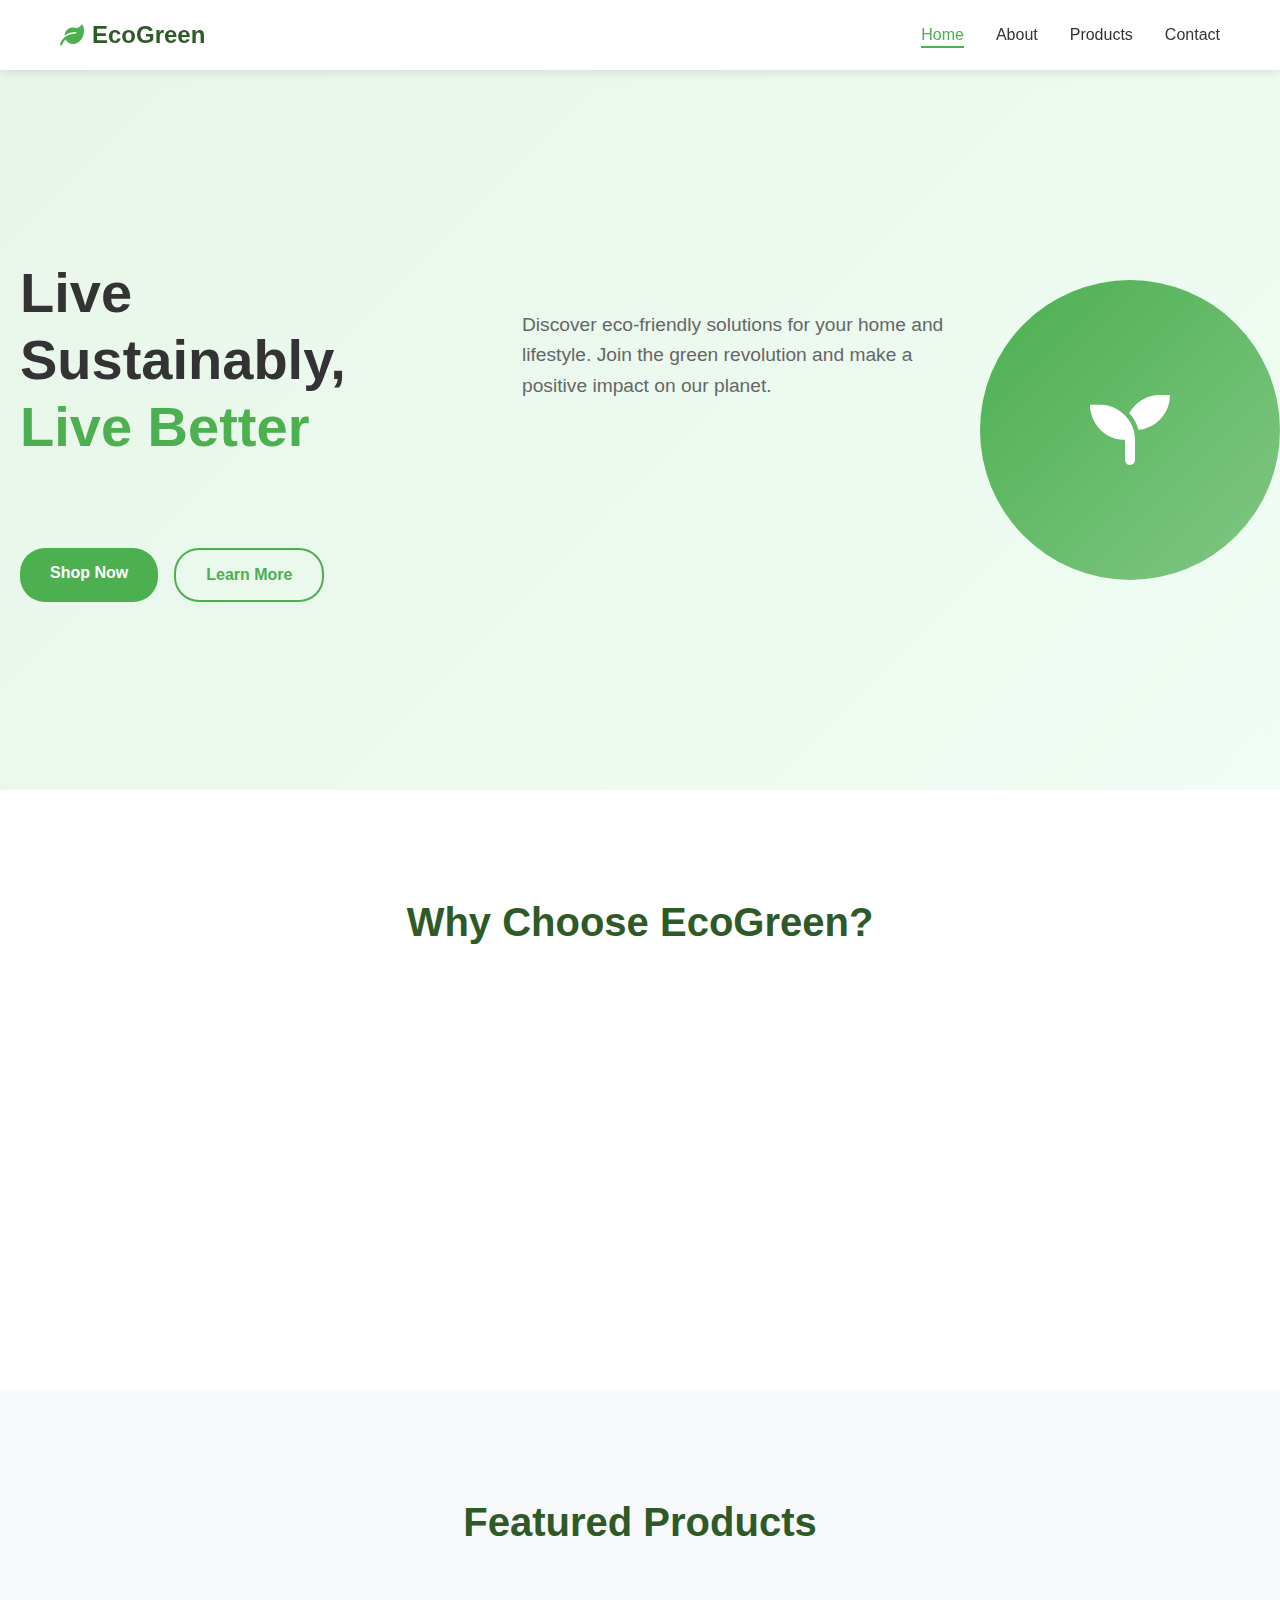
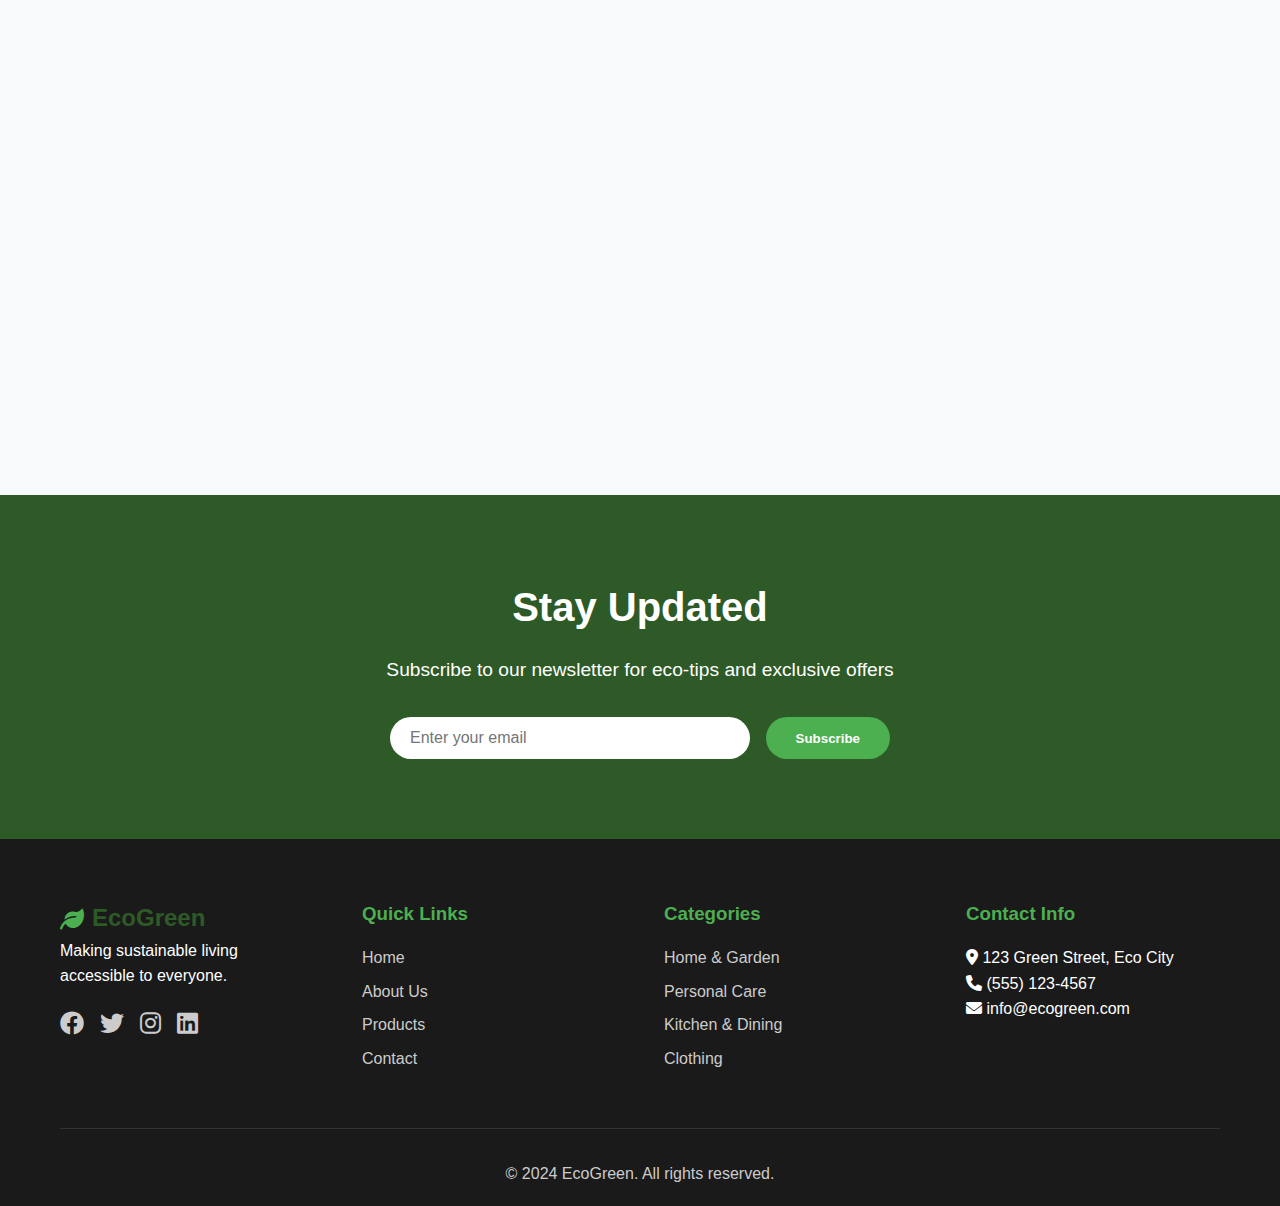
<file: index.html>
<!DOCTYPE html>
<html lang="en">
<head>
    <meta charset="UTF-8">
    <meta name="viewport" content="width=device-width, initial-scale=1.0">
    <title>EcoGreen - Sustainable Living Solutions</title>
    <link rel="stylesheet" href="styles.css">
    <link href="https://cdnjs.cloudflare.com/ajax/libs/font-awesome/6.0.0/css/all.min.css" rel="stylesheet">
</head>
<body>
    <header>
        <nav class="navbar">
            <div class="nav-container">
                <div class="logo">
                    <i class="fas fa-leaf"></i>
                    <span>EcoGreen</span>
                </div>
                <ul class="nav-menu">
                    <li><a href="index.html" class="nav-link active">Home</a></li>
                    <li><a href="about.html" class="nav-link">About</a></li>
                    <li><a href="products.html" class="nav-link">Products</a></li>
                    <li><a href="contact.html" class="nav-link">Contact</a></li>
                </ul>
                <div class="hamburger">
                    <span></span>
                    <span></span>
                    <span></span>
                </div>
            </div>
        </nav>
    </header>

    <main>
        <section class="hero">
            <div class="hero-content">
                <h1>Live Sustainably, <span class="highlight">Live Better</span></h1>
                <p>Discover eco-friendly solutions for your home and lifestyle. Join the green revolution and make a positive impact on our planet.</p>
                <div class="hero-buttons">
                    <a href="products.html" class="btn btn-primary">Shop Now</a>
                    <a href="about.html" class="btn btn-secondary">Learn More</a>
                </div>
            </div>
            <div class="hero-image">
                <div class="image-placeholder">
                    <i class="fas fa-seedling"></i>
                </div>
            </div>
        </section>

        <section class="features">
            <div class="container">
                <h2>Why Choose EcoGreen?</h2>
                <div class="features-grid">
                    <div class="feature-card">
                        <div class="feature-icon">
                            <i class="fas fa-recycle"></i>
                        </div>
                        <h3>100% Recyclable</h3>
                        <p>All our products are made from recyclable materials, ensuring minimal environmental impact.</p>
                    </div>
                    <div class="feature-card">
                        <div class="feature-icon">
                            <i class="fas fa-shipping-fast"></i>
                        </div>
                        <h3>Carbon-Neutral Shipping</h3>
                        <p>We offset all shipping emissions and use eco-friendly packaging materials.</p>
                    </div>
                    <div class="feature-card">
                        <div class="feature-icon">
                            <i class="fas fa-award"></i>
                        </div>
                        <h3>Certified Organic</h3>
                        <p>Our products meet the highest organic standards and certifications.</p>
                    </div>
                </div>
            </div>
        </section>

        <section class="products-preview">
            <div class="container">
                <h2>Featured Products</h2>
                <div class="products-grid">
                    <div class="product-card">
                        <div class="product-image">
                            <i class="fas fa-bottle-water"></i>
                        </div>
                        <h3>Bamboo Water Bottles</h3>
                        <p>Sustainable, BPA-free water bottles made from bamboo fiber.</p>
                        <div class="price">$24.99</div>
                        <button class="btn btn-primary">Add to Cart</button>
                    </div>
                    <div class="product-card">
                        <div class="product-image">
                            <i class="fas fa-shopping-bag"></i>
                        </div>
                        <h3>Organic Cotton Bags</h3>
                        <p>Reusable shopping bags made from 100% organic cotton.</p>
                        <div class="price">$12.99</div>
                        <button class="btn btn-primary">Add to Cart</button>
                    </div>
                    <div class="product-card">
                        <div class="product-image">
                            <i class="fas fa-soap"></i>
                        </div>
                        <h3>Natural Soap Bars</h3>
                        <p>Handcrafted soap bars with organic ingredients and essential oils.</p>
                        <div class="price">$8.99</div>
                        <button class="btn btn-primary">Add to Cart</button>
                    </div>
                </div>
            </div>
        </section>

        <section class="newsletter">
            <div class="container">
                <div class="newsletter-content">
                    <h2>Stay Updated</h2>
                    <p>Subscribe to our newsletter for eco-tips and exclusive offers</p>
                    <form class="newsletter-form">
                        <input type="email" placeholder="Enter your email" required>
                        <button type="submit" class="btn btn-primary">Subscribe</button>
                    </form>
                </div>
            </div>
        </section>
    </main>

    <footer>
        <div class="container">
            <div class="footer-content">
                <div class="footer-section">
                    <div class="logo">
                        <i class="fas fa-leaf"></i>
                        <span>EcoGreen</span>
                    </div>
                    <p>Making sustainable living accessible to everyone.</p>
                    <div class="social-links">
                        <a href="#"><i class="fab fa-facebook"></i></a>
                        <a href="#"><i class="fab fa-twitter"></i></a>
                        <a href="#"><i class="fab fa-instagram"></i></a>
                        <a href="#"><i class="fab fa-linkedin"></i></a>
                    </div>
                </div>
                <div class="footer-section">
                    <h3>Quick Links</h3>
                    <ul>
                        <li><a href="index.html">Home</a></li>
                        <li><a href="about.html">About Us</a></li>
                        <li><a href="products.html">Products</a></li>
                        <li><a href="contact.html">Contact</a></li>
                    </ul>
                </div>
                <div class="footer-section">
                    <h3>Categories</h3>
                    <ul>
                        <li><a href="#">Home & Garden</a></li>
                        <li><a href="#">Personal Care</a></li>
                        <li><a href="#">Kitchen & Dining</a></li>
                        <li><a href="#">Clothing</a></li>
                    </ul>
                </div>
                <div class="footer-section">
                    <h3>Contact Info</h3>
                    <p><i class="fas fa-map-marker-alt"></i> 123 Green Street, Eco City</p>
                    <p><i class="fas fa-phone"></i> (555) 123-4567</p>
                    <p><i class="fas fa-envelope"></i> info@ecogreen.com</p>
                </div>
            </div>
            <div class="footer-bottom">
                <p>&copy; 2024 EcoGreen. All rights reserved.</p>
            </div>
        </div>
    </footer>

    <script src="script.js"></script>
</body>
</html>
</file>
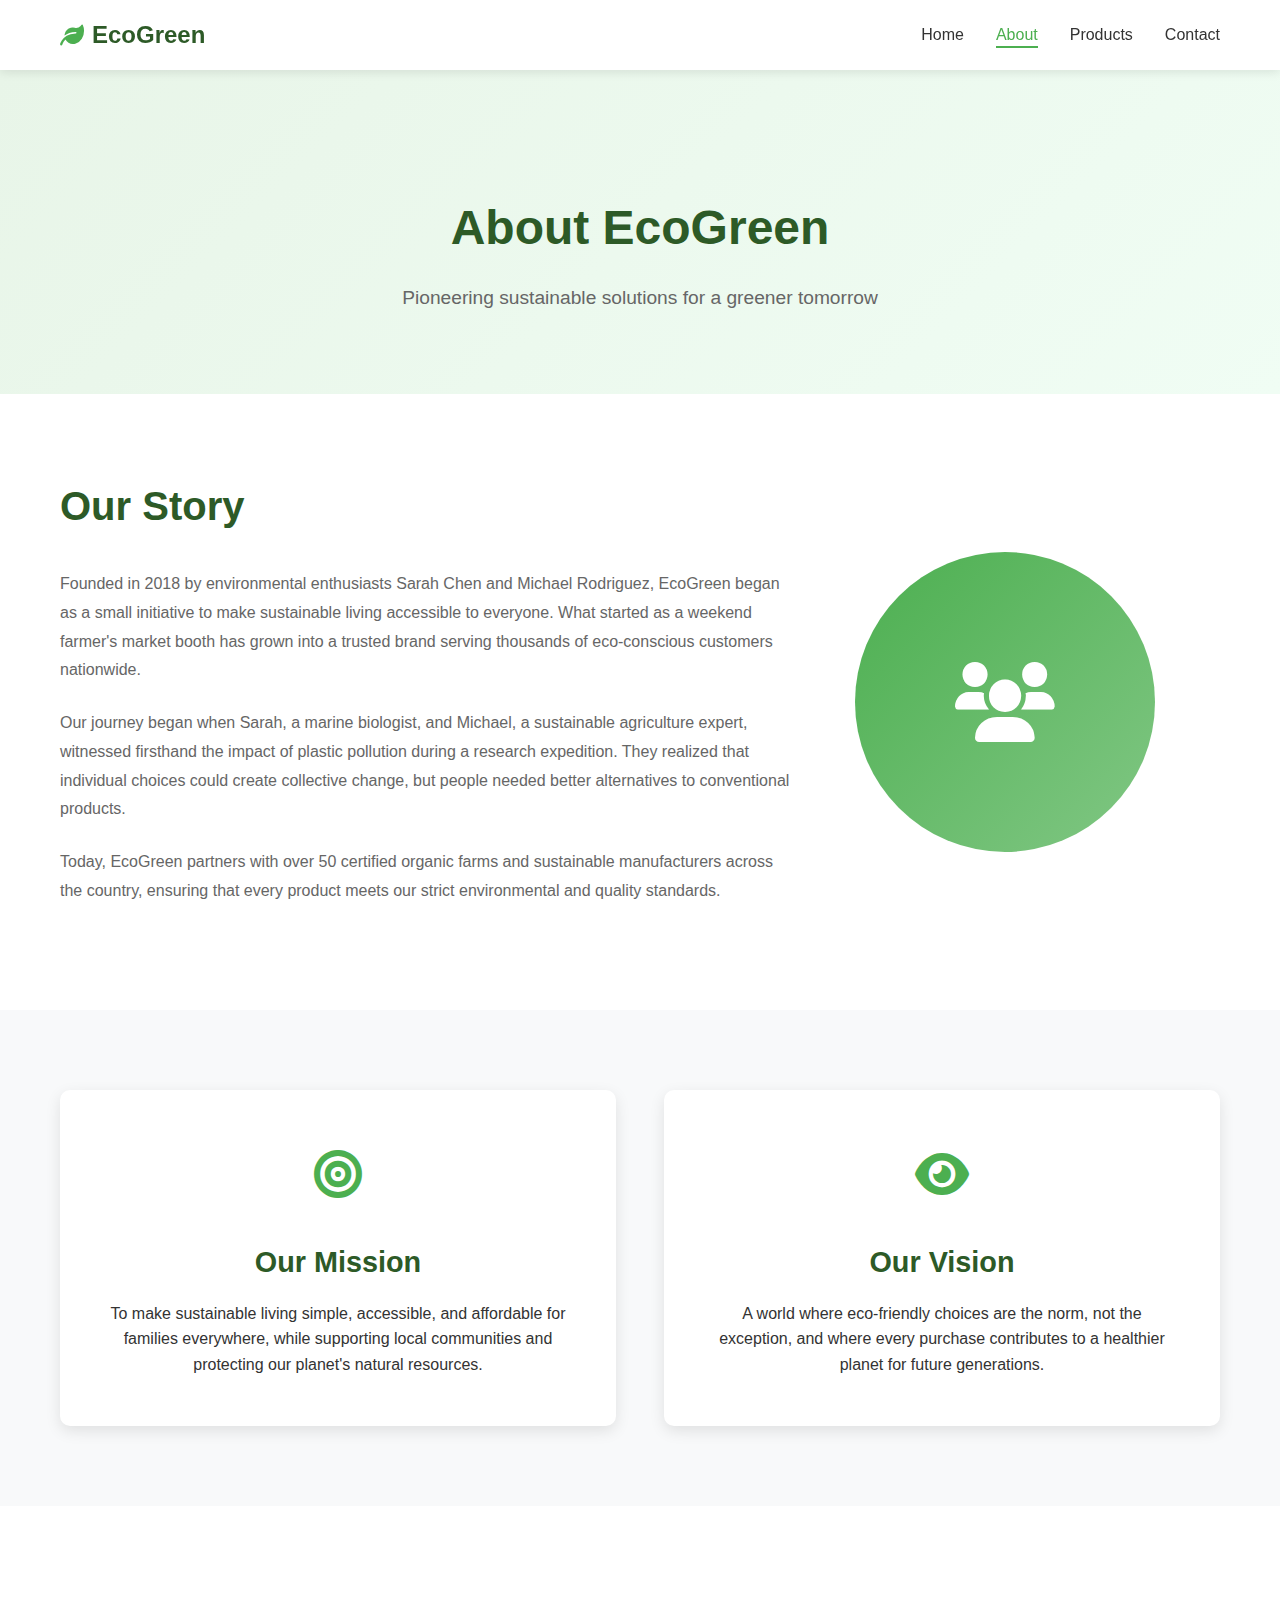
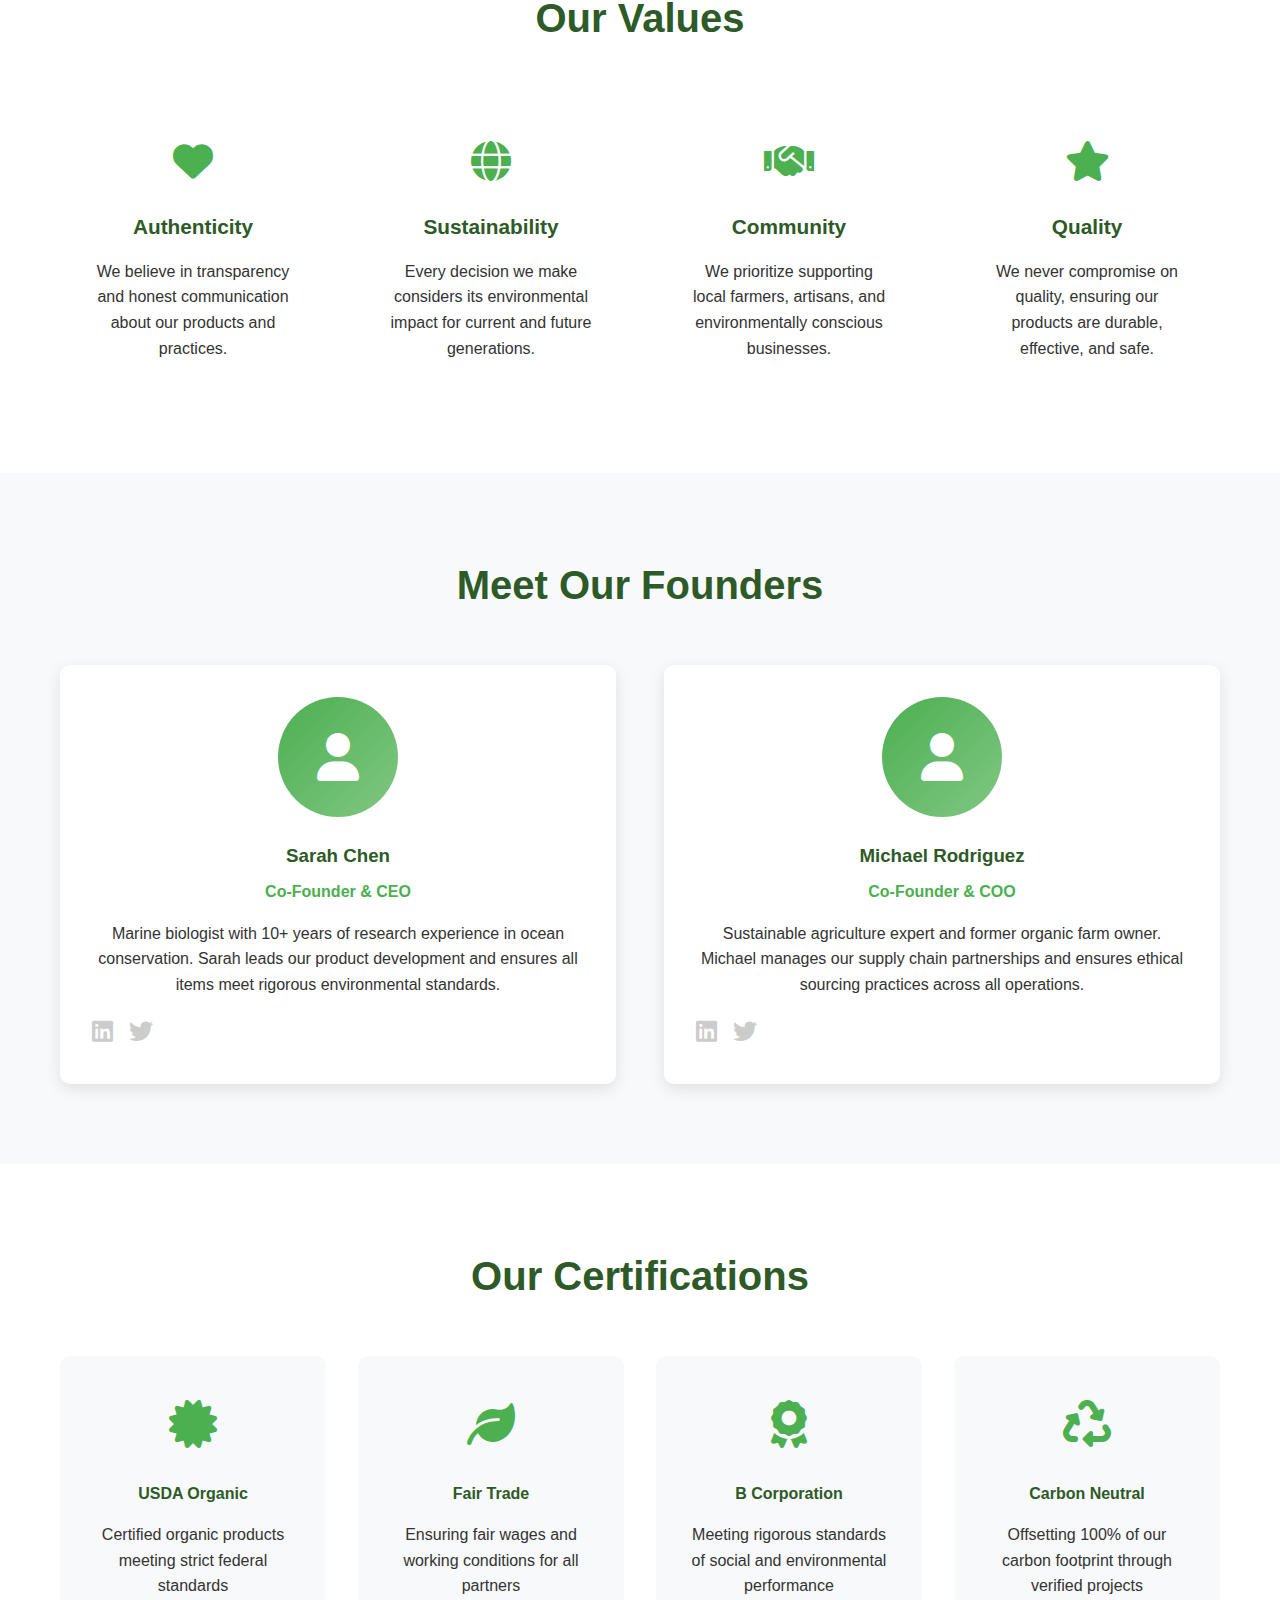
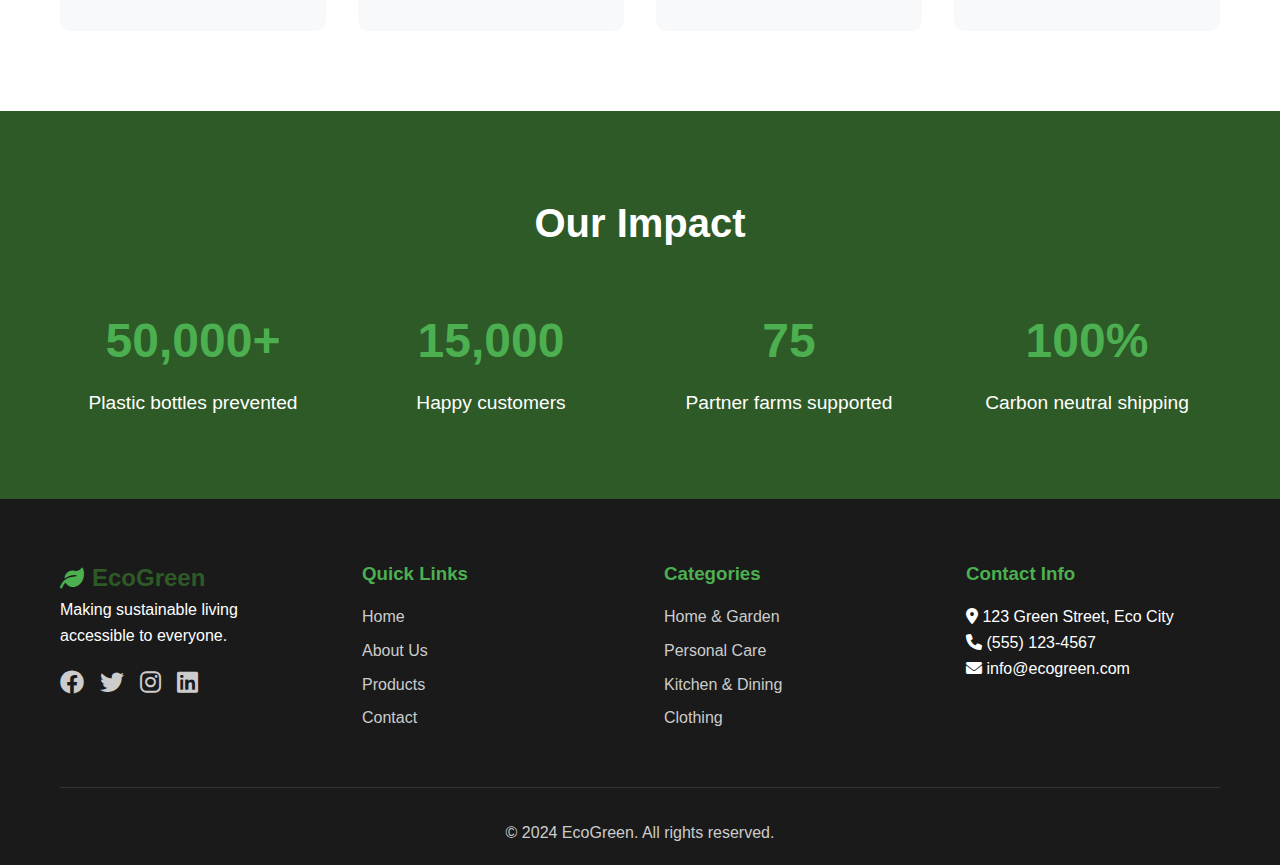
<file: about.html>
<!DOCTYPE html>
<html lang="en">
<head>
    <meta charset="UTF-8">
    <meta name="viewport" content="width=device-width, initial-scale=1.0">
    <title>About Us - EcoGreen</title>
    <link rel="stylesheet" href="styles.css">
    <link href="https://cdnjs.cloudflare.com/ajax/libs/font-awesome/6.0.0/css/all.min.css" rel="stylesheet">
</head>
<body>
    <header>
        <nav class="navbar">
            <div class="nav-container">
                <div class="logo">
                    <i class="fas fa-leaf"></i>
                    <span>EcoGreen</span>
                </div>
                <ul class="nav-menu">
                    <li><a href="index.html" class="nav-link">Home</a></li>
                    <li><a href="about.html" class="nav-link active">About</a></li>
                    <li><a href="products.html" class="nav-link">Products</a></li>
                    <li><a href="contact.html" class="nav-link">Contact</a></li>
                </ul>
                <div class="hamburger">
                    <span></span>
                    <span></span>
                    <span></span>
                </div>
            </div>
        </nav>
    </header>

    <main>
        <section class="page-hero">
            <div class="container">
                <h1>About EcoGreen</h1>
                <p>Pioneering sustainable solutions for a greener tomorrow</p>
            </div>
        </section>

        <section class="about-content">
            <div class="container">
                <div class="about-grid">
                    <div class="about-text">
                        <h2>Our Story</h2>
                        <p>Founded in 2018 by environmental enthusiasts Sarah Chen and Michael Rodriguez, EcoGreen began as a small initiative to make sustainable living accessible to everyone. What started as a weekend farmer's market booth has grown into a trusted brand serving thousands of eco-conscious customers nationwide.</p>

                        <p>Our journey began when Sarah, a marine biologist, and Michael, a sustainable agriculture expert, witnessed firsthand the impact of plastic pollution during a research expedition. They realized that individual choices could create collective change, but people needed better alternatives to conventional products.</p>

                        <p>Today, EcoGreen partners with over 50 certified organic farms and sustainable manufacturers across the country, ensuring that every product meets our strict environmental and quality standards.</p>
                    </div>
                    <div class="about-image">
                        <div class="image-placeholder">
                            <i class="fas fa-users"></i>
                        </div>
                    </div>
                </div>
            </div>
        </section>

        <section class="mission-vision">
            <div class="container">
                <div class="mission-grid">
                    <div class="mission-card">
                        <div class="mission-icon">
                            <i class="fas fa-bullseye"></i>
                        </div>
                        <h3>Our Mission</h3>
                        <p>To make sustainable living simple, accessible, and affordable for families everywhere, while supporting local communities and protecting our planet's natural resources.</p>
                    </div>
                    <div class="mission-card">
                        <div class="mission-icon">
                            <i class="fas fa-eye"></i>
                        </div>
                        <h3>Our Vision</h3>
                        <p>A world where eco-friendly choices are the norm, not the exception, and where every purchase contributes to a healthier planet for future generations.</p>
                    </div>
                </div>
            </div>
        </section>

        <section class="values">
            <div class="container">
                <h2>Our Values</h2>
                <div class="values-grid">
                    <div class="value-item">
                        <div class="value-icon">
                            <i class="fas fa-heart"></i>
                        </div>
                        <h4>Authenticity</h4>
                        <p>We believe in transparency and honest communication about our products and practices.</p>
                    </div>
                    <div class="value-item">
                        <div class="value-icon">
                            <i class="fas fa-globe"></i>
                        </div>
                        <h4>Sustainability</h4>
                        <p>Every decision we make considers its environmental impact for current and future generations.</p>
                    </div>
                    <div class="value-item">
                        <div class="value-icon">
                            <i class="fas fa-handshake"></i>
                        </div>
                        <h4>Community</h4>
                        <p>We prioritize supporting local farmers, artisans, and environmentally conscious businesses.</p>
                    </div>
                    <div class="value-item">
                        <div class="value-icon">
                            <i class="fas fa-star"></i>
                        </div>
                        <h4>Quality</h4>
                        <p>We never compromise on quality, ensuring our products are durable, effective, and safe.</p>
                    </div>
                </div>
            </div>
        </section>

        <section class="team">
            <div class="container">
                <h2>Meet Our Founders</h2>
                <div class="team-grid">
                    <div class="team-member">
                        <div class="member-photo">
                            <i class="fas fa-user"></i>
                        </div>
                        <h3>Sarah Chen</h3>
                        <p class="title">Co-Founder & CEO</p>
                        <p>Marine biologist with 10+ years of research experience in ocean conservation. Sarah leads our product development and ensures all items meet rigorous environmental standards.</p>
                        <div class="social-links">
                            <a href="#"><i class="fab fa-linkedin"></i></a>
                            <a href="#"><i class="fab fa-twitter"></i></a>
                        </div>
                    </div>
                    <div class="team-member">
                        <div class="member-photo">
                            <i class="fas fa-user"></i>
                        </div>
                        <h3>Michael Rodriguez</h3>
                        <p class="title">Co-Founder & COO</p>
                        <p>Sustainable agriculture expert and former organic farm owner. Michael manages our supply chain partnerships and ensures ethical sourcing practices across all operations.</p>
                        <div class="social-links">
                            <a href="#"><i class="fab fa-linkedin"></i></a>
                            <a href="#"><i class="fab fa-twitter"></i></a>
                        </div>
                    </div>
                </div>
            </div>
        </section>

        <section class="certifications">
            <div class="container">
                <h2>Our Certifications</h2>
                <div class="cert-grid">
                    <div class="cert-item">
                        <div class="cert-icon">
                            <i class="fas fa-certificate"></i>
                        </div>
                        <h4>USDA Organic</h4>
                        <p>Certified organic products meeting strict federal standards</p>
                    </div>
                    <div class="cert-item">
                        <div class="cert-icon">
                            <i class="fas fa-leaf"></i>
                        </div>
                        <h4>Fair Trade</h4>
                        <p>Ensuring fair wages and working conditions for all partners</p>
                    </div>
                    <div class="cert-item">
                        <div class="cert-icon">
                            <i class="fas fa-award"></i>
                        </div>
                        <h4>B Corporation</h4>
                        <p>Meeting rigorous standards of social and environmental performance</p>
                    </div>
                    <div class="cert-item">
                        <div class="cert-icon">
                            <i class="fas fa-recycle"></i>
                        </div>
                        <h4>Carbon Neutral</h4>
                        <p>Offsetting 100% of our carbon footprint through verified projects</p>
                    </div>
                </div>
            </div>
        </section>

        <section class="impact">
            <div class="container">
                <h2>Our Impact</h2>
                <div class="impact-stats">
                    <div class="stat-item">
                        <div class="stat-number">50,000+</div>
                        <div class="stat-label">Plastic bottles prevented</div>
                    </div>
                    <div class="stat-item">
                        <div class="stat-number">15,000</div>
                        <div class="stat-label">Happy customers</div>
                    </div>
                    <div class="stat-item">
                        <div class="stat-number">75</div>
                        <div class="stat-label">Partner farms supported</div>
                    </div>
                    <div class="stat-item">
                        <div class="stat-number">100%</div>
                        <div class="stat-label">Carbon neutral shipping</div>
                    </div>
                </div>
            </div>
        </section>
    </main>

    <footer>
        <div class="container">
            <div class="footer-content">
                <div class="footer-section">
                    <div class="logo">
                        <i class="fas fa-leaf"></i>
                        <span>EcoGreen</span>
                    </div>
                    <p>Making sustainable living accessible to everyone.</p>
                    <div class="social-links">
                        <a href="#"><i class="fab fa-facebook"></i></a>
                        <a href="#"><i class="fab fa-twitter"></i></a>
                        <a href="#"><i class="fab fa-instagram"></i></a>
                        <a href="#"><i class="fab fa-linkedin"></i></a>
                    </div>
                </div>
                <div class="footer-section">
                    <h3>Quick Links</h3>
                    <ul>
                        <li><a href="index.html">Home</a></li>
                        <li><a href="about.html">About Us</a></li>
                        <li><a href="products.html">Products</a></li>
                        <li><a href="contact.html">Contact</a></li>
                    </ul>
                </div>
                <div class="footer-section">
                    <h3>Categories</h3>
                    <ul>
                        <li><a href="#">Home & Garden</a></li>
                        <li><a href="#">Personal Care</a></li>
                        <li><a href="#">Kitchen & Dining</a></li>
                        <li><a href="#">Clothing</a></li>
                    </ul>
                </div>
                <div class="footer-section">
                    <h3>Contact Info</h3>
                    <p><i class="fas fa-map-marker-alt"></i> 123 Green Street, Eco City</p>
                    <p><i class="fas fa-phone"></i> (555) 123-4567</p>
                    <p><i class="fas fa-envelope"></i> info@ecogreen.com</p>
                </div>
            </div>
            <div class="footer-bottom">
                <p>&copy; 2024 EcoGreen. All rights reserved.</p>
            </div>
        </div>
    </footer>

    <script src="script.js"></script>
</body>
</html>
</file>
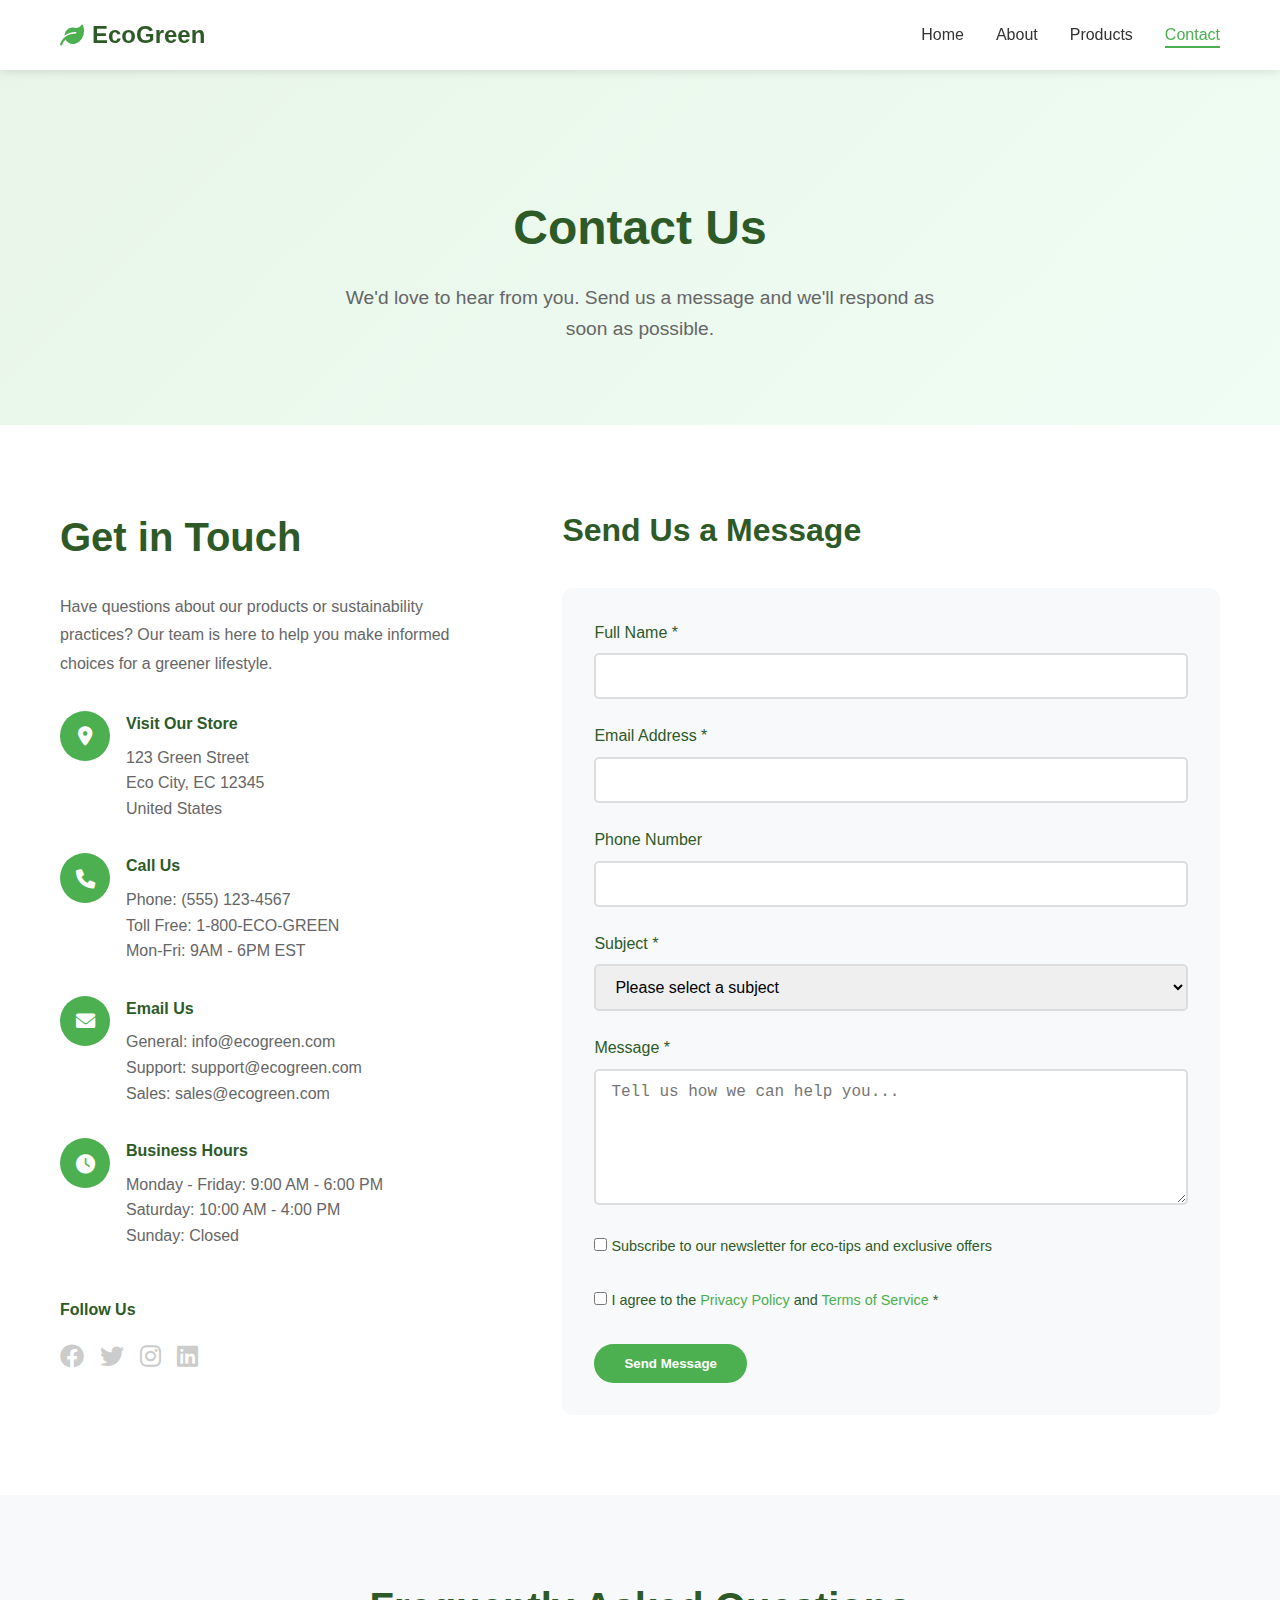
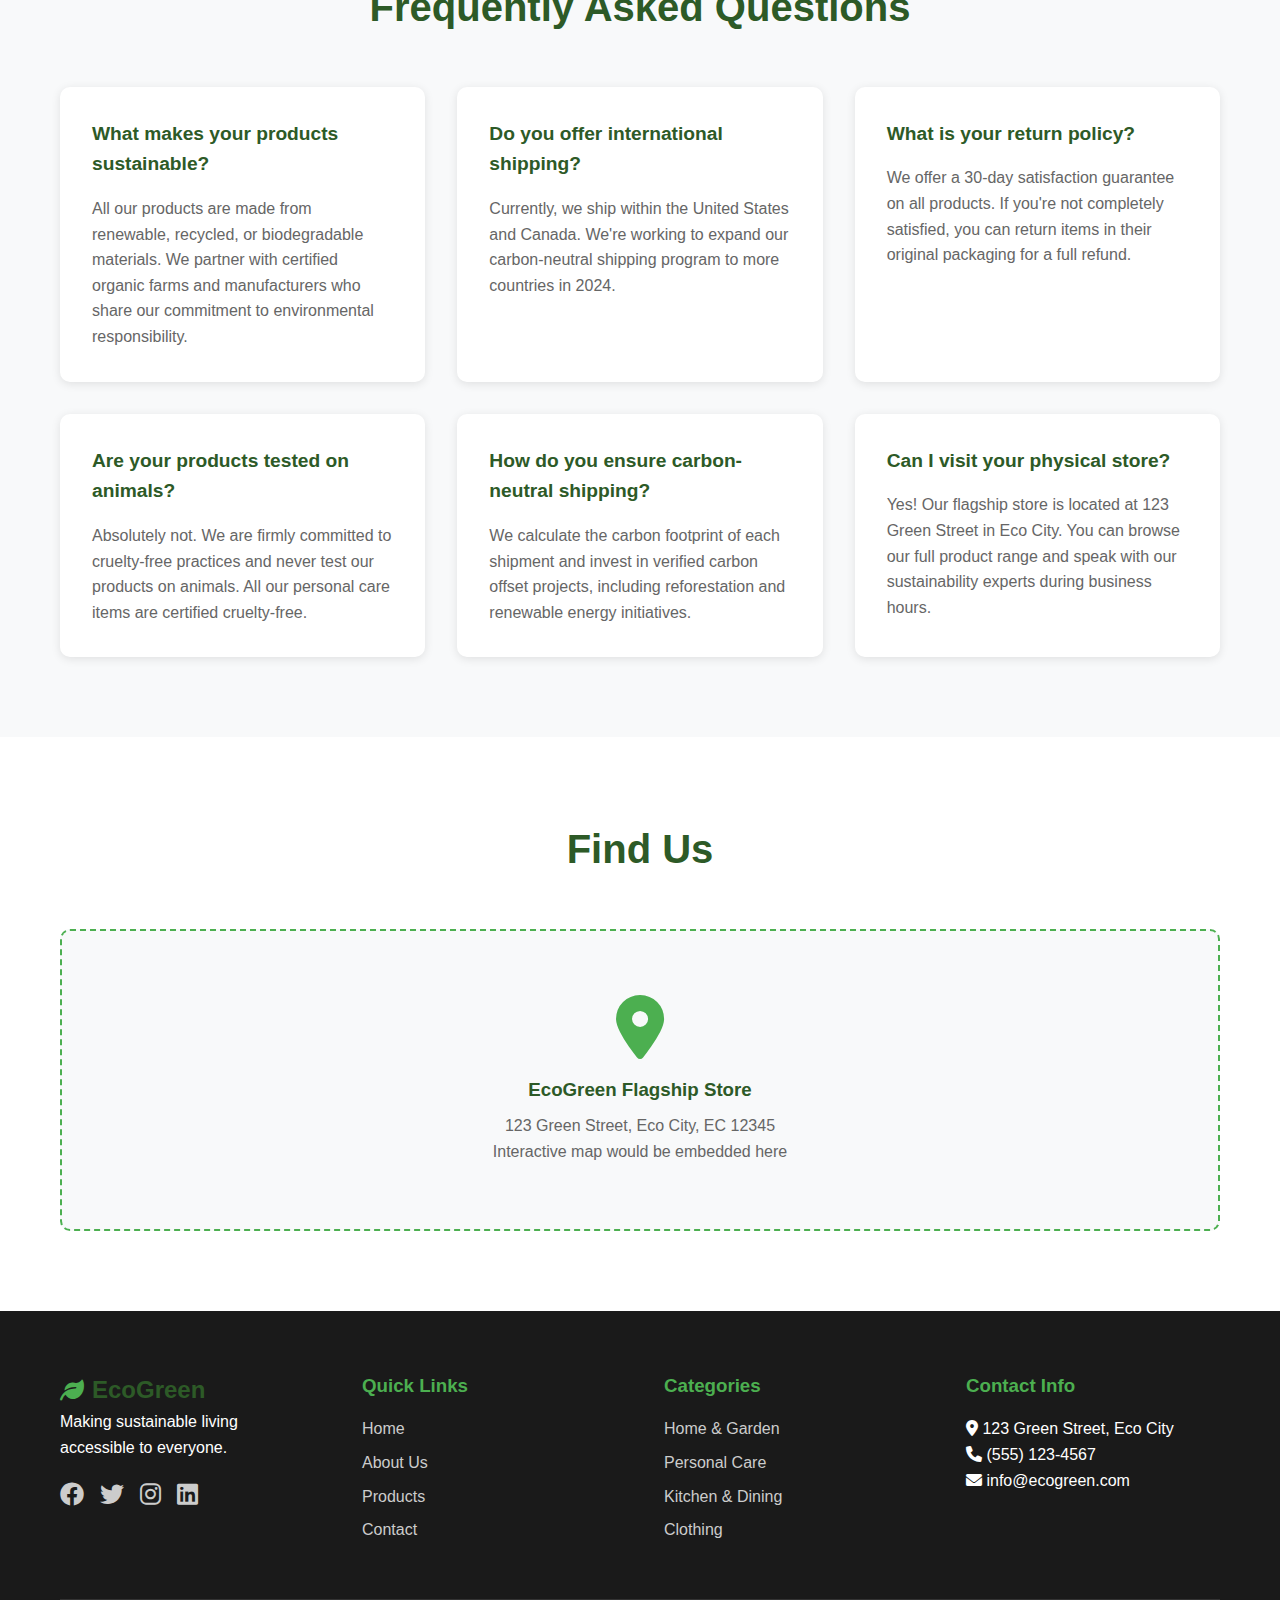
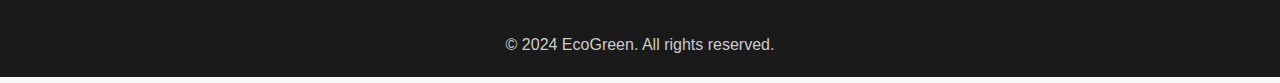
<file: contact.html>
<!DOCTYPE html>
<html lang="en">
<head>
    <meta charset="UTF-8">
    <meta name="viewport" content="width=device-width, initial-scale=1.0">
    <title>Contact Us - EcoGreen</title>
    <link rel="stylesheet" href="styles.css">
    <link href="https://cdnjs.cloudflare.com/ajax/libs/font-awesome/6.0.0/css/all.min.css" rel="stylesheet">
</head>
<body>
    <header>
        <nav class="navbar">
            <div class="nav-container">
                <div class="logo">
                    <i class="fas fa-leaf"></i>
                    <span>EcoGreen</span>
                </div>
                <ul class="nav-menu">
                    <li><a href="index.html" class="nav-link">Home</a></li>
                    <li><a href="about.html" class="nav-link">About</a></li>
                    <li><a href="products.html" class="nav-link">Products</a></li>
                    <li><a href="contact.html" class="nav-link active">Contact</a></li>
                </ul>
                <div class="hamburger">
                    <span></span>
                    <span></span>
                    <span></span>
                </div>
            </div>
        </nav>
    </header>

    <main>
        <section class="page-hero">
            <div class="container">
                <h1>Contact Us</h1>
                <p>We'd love to hear from you. Send us a message and we'll respond as soon as possible.</p>
            </div>
        </section>

        <section class="contact-content">
            <div class="container">
                <div class="contact-grid">
                    <div class="contact-info">
                        <h2>Get in Touch</h2>
                        <p>Have questions about our products or sustainability practices? Our team is here to help you make informed choices for a greener lifestyle.</p>

                        <div class="contact-methods">
                            <div class="contact-method">
                                <div class="method-icon">
                                    <i class="fas fa-map-marker-alt"></i>
                                </div>
                                <div class="method-info">
                                    <h4>Visit Our Store</h4>
                                    <p>123 Green Street<br>
                                    Eco City, EC 12345<br>
                                    United States</p>
                                </div>
                            </div>

                            <div class="contact-method">
                                <div class="method-icon">
                                    <i class="fas fa-phone"></i>
                                </div>
                                <div class="method-info">
                                    <h4>Call Us</h4>
                                    <p>Phone: (555) 123-4567<br>
                                    Toll Free: 1-800-ECO-GREEN<br>
                                    Mon-Fri: 9AM - 6PM EST</p>
                                </div>
                            </div>

                            <div class="contact-method">
                                <div class="method-icon">
                                    <i class="fas fa-envelope"></i>
                                </div>
                                <div class="method-info">
                                    <h4>Email Us</h4>
                                    <p>General: info@ecogreen.com<br>
                                    Support: support@ecogreen.com<br>
                                    Sales: sales@ecogreen.com</p>
                                </div>
                            </div>

                            <div class="contact-method">
                                <div class="method-icon">
                                    <i class="fas fa-clock"></i>
                                </div>
                                <div class="method-info">
                                    <h4>Business Hours</h4>
                                    <p>Monday - Friday: 9:00 AM - 6:00 PM<br>
                                    Saturday: 10:00 AM - 4:00 PM<br>
                                    Sunday: Closed</p>
                                </div>
                            </div>
                        </div>

                        <div class="social-contact">
                            <h4>Follow Us</h4>
                            <div class="social-links">
                                <a href="#" aria-label="Facebook"><i class="fab fa-facebook"></i></a>
                                <a href="#" aria-label="Twitter"><i class="fab fa-twitter"></i></a>
                                <a href="#" aria-label="Instagram"><i class="fab fa-instagram"></i></a>
                                <a href="#" aria-label="LinkedIn"><i class="fab fa-linkedin"></i></a>
                            </div>
                        </div>
                    </div>

                    <div class="contact-form-section">
                        <h2>Send Us a Message</h2>
                        <form class="contact-form" id="contactForm">
                            <div class="form-group">
                                <label for="name">Full Name *</label>
                                <input type="text" id="name" name="name" required>
                            </div>

                            <div class="form-group">
                                <label for="email">Email Address *</label>
                                <input type="email" id="email" name="email" required>
                            </div>

                            <div class="form-group">
                                <label for="phone">Phone Number</label>
                                <input type="tel" id="phone" name="phone">
                            </div>

                            <div class="form-group">
                                <label for="subject">Subject *</label>
                                <select id="subject" name="subject" required>
                                    <option value="">Please select a subject</option>
                                    <option value="product-inquiry">Product Inquiry</option>
                                    <option value="order-support">Order Support</option>
                                    <option value="sustainability">Sustainability Questions</option>
                                    <option value="partnership">Partnership Opportunities</option>
                                    <option value="feedback">Feedback & Suggestions</option>
                                    <option value="other">Other</option>
                                </select>
                            </div>

                            <div class="form-group">
                                <label for="message">Message *</label>
                                <textarea id="message" name="message" rows="6" required placeholder="Tell us how we can help you..."></textarea>
                            </div>

                            <div class="form-group checkbox-group">
                                <label class="checkbox-label">
                                    <input type="checkbox" id="newsletter" name="newsletter">
                                    <span class="checkmark"></span>
                                    Subscribe to our newsletter for eco-tips and exclusive offers
                                </label>
                            </div>

                            <div class="form-group checkbox-group">
                                <label class="checkbox-label">
                                    <input type="checkbox" id="privacy" name="privacy" required>
                                    <span class="checkmark"></span>
                                    I agree to the <a href="#" target="_blank">Privacy Policy</a> and <a href="#" target="_blank">Terms of Service</a> *
                                </label>
                            </div>

                            <button type="submit" class="btn btn-primary">Send Message</button>
                        </form>
                    </div>
                </div>
            </div>
        </section>

        <section class="faq-section">
            <div class="container">
                <h2>Frequently Asked Questions</h2>
                <div class="faq-grid">
                    <div class="faq-item">
                        <h3>What makes your products sustainable?</h3>
                        <p>All our products are made from renewable, recycled, or biodegradable materials. We partner with certified organic farms and manufacturers who share our commitment to environmental responsibility.</p>
                    </div>

                    <div class="faq-item">
                        <h3>Do you offer international shipping?</h3>
                        <p>Currently, we ship within the United States and Canada. We're working to expand our carbon-neutral shipping program to more countries in 2024.</p>
                    </div>

                    <div class="faq-item">
                        <h3>What is your return policy?</h3>
                        <p>We offer a 30-day satisfaction guarantee on all products. If you're not completely satisfied, you can return items in their original packaging for a full refund.</p>
                    </div>

                    <div class="faq-item">
                        <h3>Are your products tested on animals?</h3>
                        <p>Absolutely not. We are firmly committed to cruelty-free practices and never test our products on animals. All our personal care items are certified cruelty-free.</p>
                    </div>

                    <div class="faq-item">
                        <h3>How do you ensure carbon-neutral shipping?</h3>
                        <p>We calculate the carbon footprint of each shipment and invest in verified carbon offset projects, including reforestation and renewable energy initiatives.</p>
                    </div>

                    <div class="faq-item">
                        <h3>Can I visit your physical store?</h3>
                        <p>Yes! Our flagship store is located at 123 Green Street in Eco City. You can browse our full product range and speak with our sustainability experts during business hours.</p>
                    </div>
                </div>
            </div>
        </section>

        <section class="map-section">
            <div class="container">
                <h2>Find Us</h2>
                <div class="map-placeholder">
                    <div class="map-content">
                        <i class="fas fa-map-marker-alt"></i>
                        <h3>EcoGreen Flagship Store</h3>
                        <p>123 Green Street, Eco City, EC 12345</p>
                        <p>Interactive map would be embedded here</p>
                    </div>
                </div>
            </div>
        </section>
    </main>

    <footer>
        <div class="container">
            <div class="footer-content">
                <div class="footer-section">
                    <div class="logo">
                        <i class="fas fa-leaf"></i>
                        <span>EcoGreen</span>
                    </div>
                    <p>Making sustainable living accessible to everyone.</p>
                    <div class="social-links">
                        <a href="#"><i class="fab fa-facebook"></i></a>
                        <a href="#"><i class="fab fa-twitter"></i></a>
                        <a href="#"><i class="fab fa-instagram"></i></a>
                        <a href="#"><i class="fab fa-linkedin"></i></a>
                    </div>
                </div>
                <div class="footer-section">
                    <h3>Quick Links</h3>
                    <ul>
                        <li><a href="index.html">Home</a></li>
                        <li><a href="about.html">About Us</a></li>
                        <li><a href="products.html">Products</a></li>
                        <li><a href="contact.html">Contact</a></li>
                    </ul>
                </div>
                <div class="footer-section">
                    <h3>Categories</h3>
                    <ul>
                        <li><a href="#">Home & Garden</a></li>
                        <li><a href="#">Personal Care</a></li>
                        <li><a href="#">Kitchen & Dining</a></li>
                        <li><a href="#">Clothing</a></li>
                    </ul>
                </div>
                <div class="footer-section">
                    <h3>Contact Info</h3>
                    <p><i class="fas fa-map-marker-alt"></i> 123 Green Street, Eco City</p>
                    <p><i class="fas fa-phone"></i> (555) 123-4567</p>
                    <p><i class="fas fa-envelope"></i> info@ecogreen.com</p>
                </div>
            </div>
            <div class="footer-bottom">
                <p>&copy; 2024 EcoGreen. All rights reserved.</p>
            </div>
        </div>
    </footer>

    <script src="script.js"></script>
    <script>
        // Contact form handling
        document.getElementById('contactForm').addEventListener('submit', function(e) {
            e.preventDefault();

            // Get form data
            const formData = new FormData(this);
            const name = formData.get('name');
            const email = formData.get('email');
            const subject = formData.get('subject');
            const message = formData.get('message');

            // Simple validation
            if (!name || !email || !subject || !message) {
                alert('Please fill in all required fields.');
                return;
            }

            // Simulate form submission
            const submitButton = this.querySelector('button[type="submit"]');
            const originalText = submitButton.textContent;

            submitButton.textContent = 'Sending...';
            submitButton.disabled = true;

            setTimeout(() => {
                alert(`Thank you ${name}! Your message has been sent. We'll get back to you within 24 hours.`);
                this.reset();
                submitButton.textContent = originalText;
                submitButton.disabled = false;
            }, 2000);
        });

        // FAQ item interaction
        document.querySelectorAll('.faq-item').forEach(item => {
            item.addEventListener('click', () => {
                item.classList.toggle('active');
            });
        });
    </script>
</body>
</html>
</file>
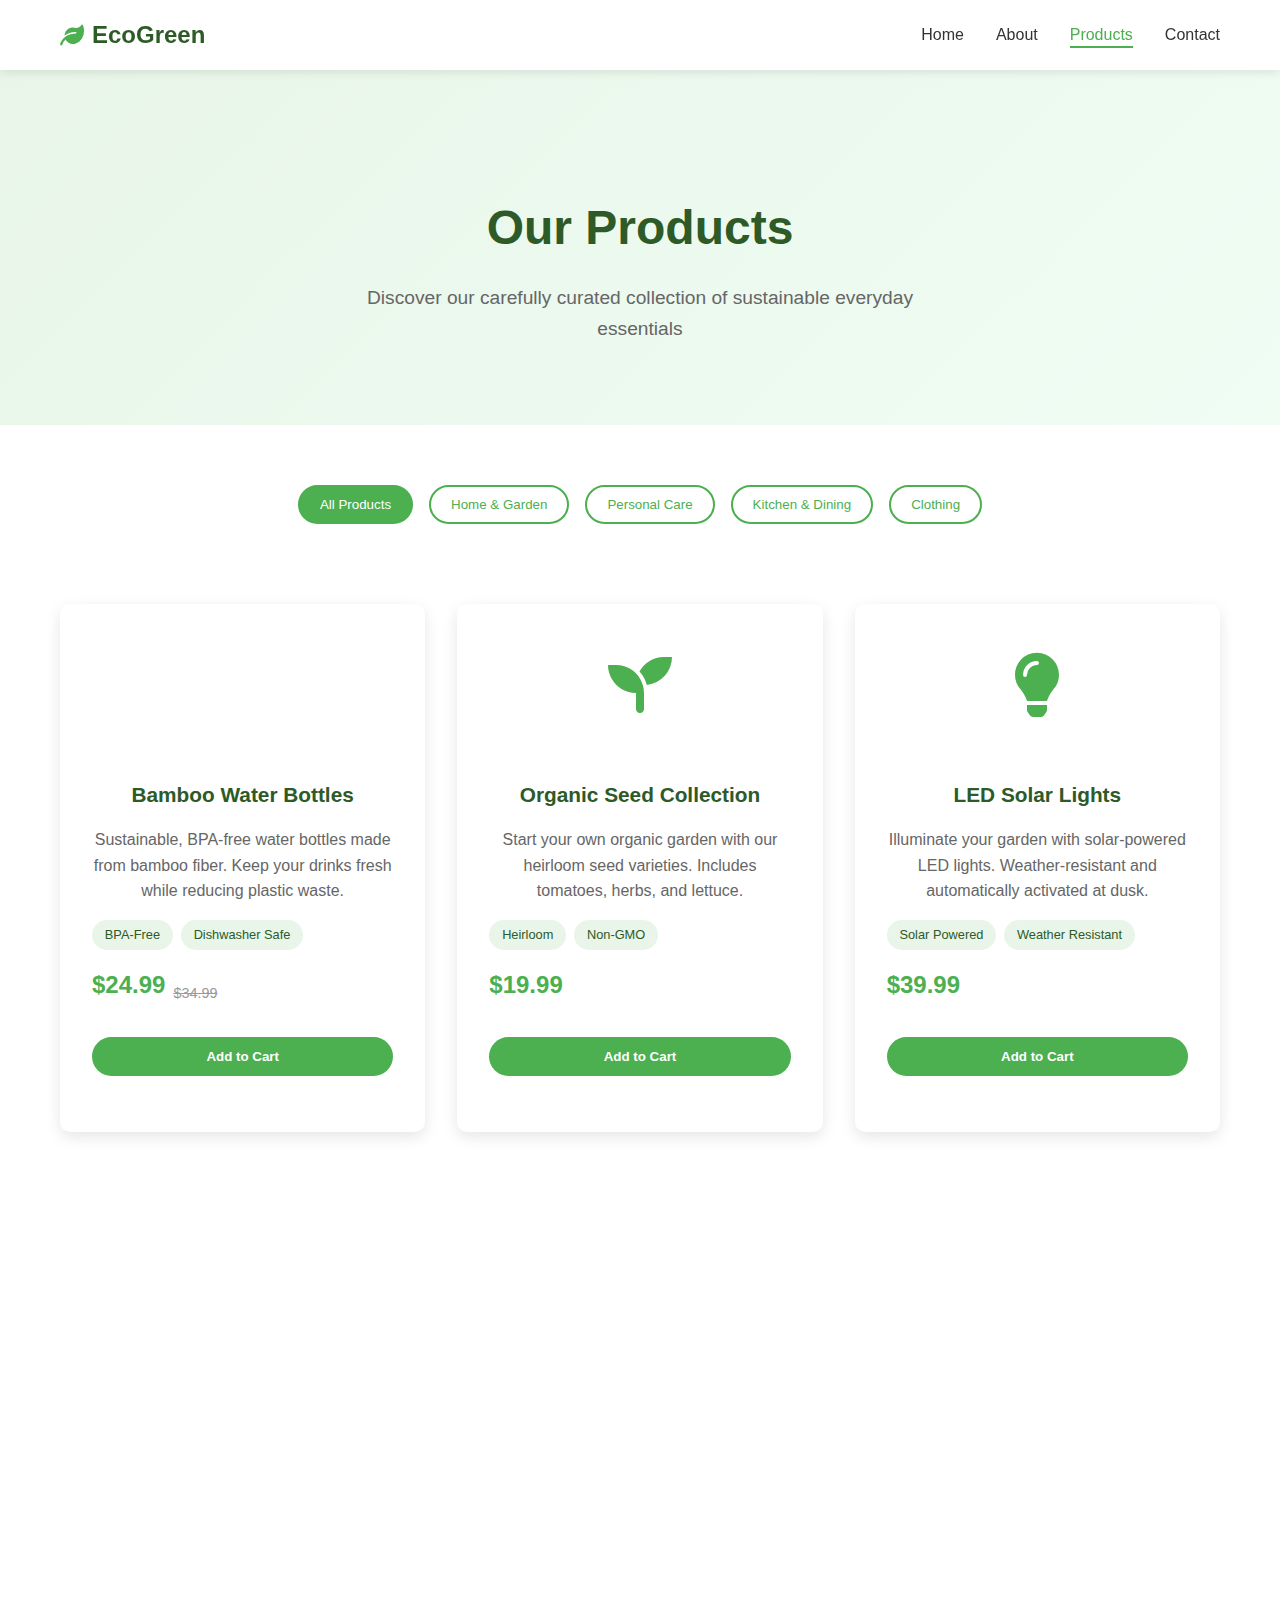
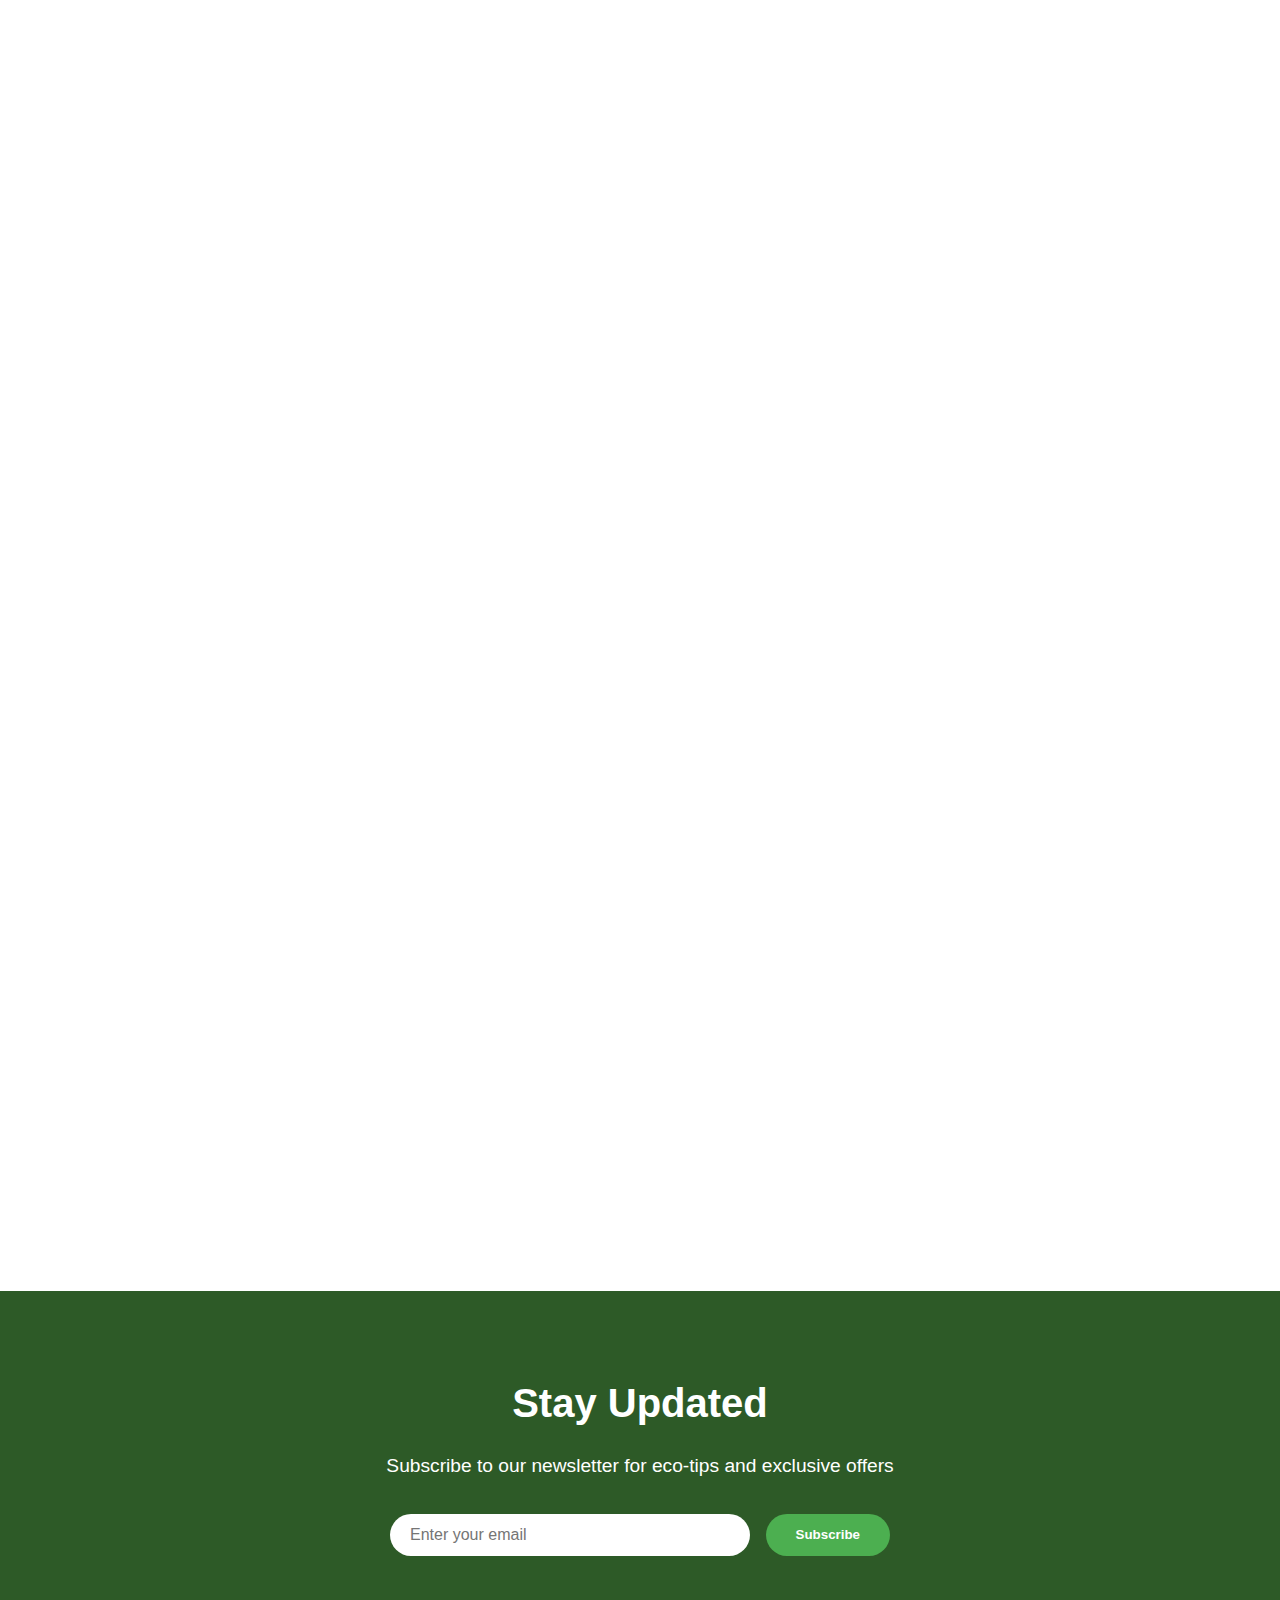
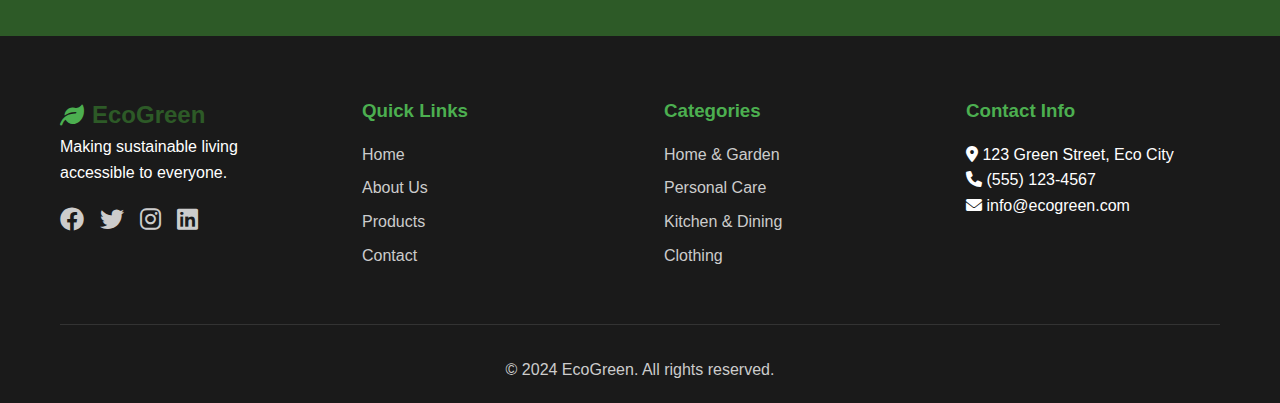
<file: products.html>
<!DOCTYPE html>
<html lang="en">
<head>
    <meta charset="UTF-8">
    <meta name="viewport" content="width=device-width, initial-scale=1.0">
    <title>Products - EcoGreen</title>
    <link rel="stylesheet" href="styles.css">
    <link href="https://cdnjs.cloudflare.com/ajax/libs/font-awesome/6.0.0/css/all.min.css" rel="stylesheet">
</head>
<body>
    <header>
        <nav class="navbar">
            <div class="nav-container">
                <div class="logo">
                    <i class="fas fa-leaf"></i>
                    <span>EcoGreen</span>
                </div>
                <ul class="nav-menu">
                    <li><a href="index.html" class="nav-link">Home</a></li>
                    <li><a href="about.html" class="nav-link">About</a></li>
                    <li><a href="products.html" class="nav-link active">Products</a></li>
                    <li><a href="contact.html" class="nav-link">Contact</a></li>
                </ul>
                <div class="hamburger">
                    <span></span>
                    <span></span>
                    <span></span>
                </div>
            </div>
        </nav>
    </header>

    <main>
        <section class="page-hero">
            <div class="container">
                <h1>Our Products</h1>
                <p>Discover our carefully curated collection of sustainable everyday essentials</p>
            </div>
        </section>

        <section class="product-filters">
            <div class="container">
                <div class="filter-tabs">
                    <button class="filter-btn active" data-filter="all">All Products</button>
                    <button class="filter-btn" data-filter="home">Home & Garden</button>
                    <button class="filter-btn" data-filter="personal">Personal Care</button>
                    <button class="filter-btn" data-filter="kitchen">Kitchen & Dining</button>
                    <button class="filter-btn" data-filter="clothing">Clothing</button>
                </div>
            </div>
        </section>

        <section class="products-catalog">
            <div class="container">
                <div class="products-grid">
                    <!-- Home & Garden Products -->
                    <div class="product-card" data-category="home">
                        <div class="product-image">
                            <i class="fas fa-bottle-water"></i>
                        </div>
                        <div class="product-info">
                            <h3>Bamboo Water Bottles</h3>
                            <p class="product-description">Sustainable, BPA-free water bottles made from bamboo fiber. Keep your drinks fresh while reducing plastic waste.</p>
                            <div class="product-features">
                                <span class="feature-tag">BPA-Free</span>
                                <span class="feature-tag">Dishwasher Safe</span>
                            </div>
                            <div class="product-price">
                                <span class="price">$24.99</span>
                                <span class="original-price">$34.99</span>
                            </div>
                            <button class="btn btn-primary add-to-cart">Add to Cart</button>
                        </div>
                    </div>

                    <div class="product-card" data-category="home">
                        <div class="product-image">
                            <i class="fas fa-seedling"></i>
                        </div>
                        <div class="product-info">
                            <h3>Organic Seed Collection</h3>
                            <p class="product-description">Start your own organic garden with our heirloom seed varieties. Includes tomatoes, herbs, and lettuce.</p>
                            <div class="product-features">
                                <span class="feature-tag">Heirloom</span>
                                <span class="feature-tag">Non-GMO</span>
                            </div>
                            <div class="product-price">
                                <span class="price">$19.99</span>
                            </div>
                            <button class="btn btn-primary add-to-cart">Add to Cart</button>
                        </div>
                    </div>

                    <div class="product-card" data-category="home">
                        <div class="product-image">
                            <i class="fas fa-lightbulb"></i>
                        </div>
                        <div class="product-info">
                            <h3>LED Solar Lights</h3>
                            <p class="product-description">Illuminate your garden with solar-powered LED lights. Weather-resistant and automatically activated at dusk.</p>
                            <div class="product-features">
                                <span class="feature-tag">Solar Powered</span>
                                <span class="feature-tag">Weather Resistant</span>
                            </div>
                            <div class="product-price">
                                <span class="price">$39.99</span>
                            </div>
                            <button class="btn btn-primary add-to-cart">Add to Cart</button>
                        </div>
                    </div>

                    <!-- Personal Care Products -->
                    <div class="product-card" data-category="personal">
                        <div class="product-image">
                            <i class="fas fa-soap"></i>
                        </div>
                        <div class="product-info">
                            <h3>Natural Soap Bars</h3>
                            <p class="product-description">Handcrafted soap bars with organic ingredients and essential oils. Gentle on skin and the environment.</p>
                            <div class="product-features">
                                <span class="feature-tag">Organic</span>
                                <span class="feature-tag">Cruelty-Free</span>
                            </div>
                            <div class="product-price">
                                <span class="price">$8.99</span>
                            </div>
                            <button class="btn btn-primary add-to-cart">Add to Cart</button>
                        </div>
                    </div>

                    <div class="product-card" data-category="personal">
                        <div class="product-image">
                            <i class="fas fa-tooth"></i>
                        </div>
                        <div class="product-info">
                            <h3>Bamboo Toothbrush Set</h3>
                            <p class="product-description">Biodegradable bamboo toothbrushes with soft bristles. Complete with travel case made from recycled materials.</p>
                            <div class="product-features">
                                <span class="feature-tag">Biodegradable</span>
                                <span class="feature-tag">Soft Bristles</span>
                            </div>
                            <div class="product-price">
                                <span class="price">$15.99</span>
                            </div>
                            <button class="btn btn-primary add-to-cart">Add to Cart</button>
                        </div>
                    </div>

                    <div class="product-card" data-category="personal">
                        <div class="product-image">
                            <i class="fas fa-spa"></i>
                        </div>
                        <div class="product-info">
                            <h3>Organic Skincare Set</h3>
                            <p class="product-description">Complete skincare routine with organic cleanser, toner, and moisturizer. Suitable for all skin types.</p>
                            <div class="product-features">
                                <span class="feature-tag">All Natural</span>
                                <span class="feature-tag">Dermatologist Tested</span>
                            </div>
                            <div class="product-price">
                                <span class="price">$49.99</span>
                                <span class="original-price">$69.99</span>
                            </div>
                            <button class="btn btn-primary add-to-cart">Add to Cart</button>
                        </div>
                    </div>

                    <!-- Kitchen & Dining Products -->
                    <div class="product-card" data-category="kitchen">
                        <div class="product-image">
                            <i class="fas fa-utensils"></i>
                        </div>
                        <div class="product-info">
                            <h3>Bamboo Utensil Set</h3>
                            <p class="product-description">Portable bamboo utensil set with fork, knife, spoon, and chopsticks. Perfect for on-the-go dining.</p>
                            <div class="product-features">
                                <span class="feature-tag">Portable</span>
                                <span class="feature-tag">Dishwasher Safe</span>
                            </div>
                            <div class="product-price">
                                <span class="price">$12.99</span>
                            </div>
                            <button class="btn btn-primary add-to-cart">Add to Cart</button>
                        </div>
                    </div>

                    <div class="product-card" data-category="kitchen">
                        <div class="product-image">
                            <i class="fas fa-blender"></i>
                        </div>
                        <div class="product-info">
                            <h3>Glass Food Storage Set</h3>
                            <p class="product-description">Airtight glass containers for food storage. BPA-free lids and microwave-safe for convenient meal prep.</p>
                            <div class="product-features">
                                <span class="feature-tag">BPA-Free</span>
                                <span class="feature-tag">Microwave Safe</span>
                            </div>
                            <div class="product-price">
                                <span class="price">$34.99</span>
                            </div>
                            <button class="btn btn-primary add-to-cart">Add to Cart</button>
                        </div>
                    </div>

                    <div class="product-card" data-category="kitchen">
                        <div class="product-image">
                            <i class="fas fa-coffee"></i>
                        </div>
                        <div class="product-info">
                            <h3>Reusable Coffee Filters</h3>
                            <p class="product-description">Stainless steel mesh coffee filters that eliminate the need for paper filters. Compatible with most coffee makers.</p>
                            <div class="product-features">
                                <span class="feature-tag">Stainless Steel</span>
                                <span class="feature-tag">Universal Fit</span>
                            </div>
                            <div class="product-price">
                                <span class="price">$18.99</span>
                            </div>
                            <button class="btn btn-primary add-to-cart">Add to Cart</button>
                        </div>
                    </div>

                    <!-- Clothing Products -->
                    <div class="product-card" data-category="clothing">
                        <div class="product-image">
                            <i class="fas fa-shopping-bag"></i>
                        </div>
                        <div class="product-info">
                            <h3>Organic Cotton Tote Bags</h3>
                            <p class="product-description">Durable shopping bags made from 100% organic cotton. Perfect for groceries, books, or everyday use.</p>
                            <div class="product-features">
                                <span class="feature-tag">Organic Cotton</span>
                                <span class="feature-tag">Machine Washable</span>
                            </div>
                            <div class="product-price">
                                <span class="price">$12.99</span>
                            </div>
                            <button class="btn btn-primary add-to-cart">Add to Cart</button>
                        </div>
                    </div>

                    <div class="product-card" data-category="clothing">
                        <div class="product-image">
                            <i class="fas fa-tshirt"></i>
                        </div>
                        <div class="product-info">
                            <h3>Sustainable T-Shirt</h3>
                            <p class="product-description">Comfortable t-shirt made from organic cotton and recycled polyester blend. Available in multiple colors.</p>
                            <div class="product-features">
                                <span class="feature-tag">Organic Blend</span>
                                <span class="feature-tag">Fair Trade</span>
                            </div>
                            <div class="product-price">
                                <span class="price">$28.99</span>
                            </div>
                            <button class="btn btn-primary add-to-cart">Add to Cart</button>
                        </div>
                    </div>

                    <div class="product-card" data-category="clothing">
                        <div class="product-image">
                            <i class="fas fa-hat-cowboy"></i>
                        </div>
                        <div class="product-info">
                            <h3>Hemp Baseball Cap</h3>
                            <p class="product-description">Stylish baseball cap made from sustainable hemp fiber. UV protection and moisture-wicking properties.</p>
                            <div class="product-features">
                                <span class="feature-tag">UV Protection</span>
                                <span class="feature-tag">Moisture Wicking</span>
                            </div>
                            <div class="product-price">
                                <span class="price">$22.99</span>
                            </div>
                            <button class="btn btn-primary add-to-cart">Add to Cart</button>
                        </div>
                    </div>
                </div>
            </div>
        </section>

        <section class="newsletter">
            <div class="container">
                <div class="newsletter-content">
                    <h2>Stay Updated</h2>
                    <p>Subscribe to our newsletter for eco-tips and exclusive offers</p>
                    <form class="newsletter-form">
                        <input type="email" placeholder="Enter your email" required>
                        <button type="submit" class="btn btn-primary">Subscribe</button>
                    </form>
                </div>
            </div>
        </section>
    </main>

    <footer>
        <div class="container">
            <div class="footer-content">
                <div class="footer-section">
                    <div class="logo">
                        <i class="fas fa-leaf"></i>
                        <span>EcoGreen</span>
                    </div>
                    <p>Making sustainable living accessible to everyone.</p>
                    <div class="social-links">
                        <a href="#"><i class="fab fa-facebook"></i></a>
                        <a href="#"><i class="fab fa-twitter"></i></a>
                        <a href="#"><i class="fab fa-instagram"></i></a>
                        <a href="#"><i class="fab fa-linkedin"></i></a>
                    </div>
                </div>
                <div class="footer-section">
                    <h3>Quick Links</h3>
                    <ul>
                        <li><a href="index.html">Home</a></li>
                        <li><a href="about.html">About Us</a></li>
                        <li><a href="products.html">Products</a></li>
                        <li><a href="contact.html">Contact</a></li>
                    </ul>
                </div>
                <div class="footer-section">
                    <h3>Categories</h3>
                    <ul>
                        <li><a href="#">Home & Garden</a></li>
                        <li><a href="#">Personal Care</a></li>
                        <li><a href="#">Kitchen & Dining</a></li>
                        <li><a href="#">Clothing</a></li>
                    </ul>
                </div>
                <div class="footer-section">
                    <h3>Contact Info</h3>
                    <p><i class="fas fa-map-marker-alt"></i> 123 Green Street, Eco City</p>
                    <p><i class="fas fa-phone"></i> (555) 123-4567</p>
                    <p><i class="fas fa-envelope"></i> info@ecogreen.com</p>
                </div>
            </div>
            <div class="footer-bottom">
                <p>&copy; 2024 EcoGreen. All rights reserved.</p>
            </div>
        </div>
    </footer>

    <script src="script.js"></script>
    <script>
        // Product filtering functionality
        const filterBtns = document.querySelectorAll('.filter-btn');
        const productCards = document.querySelectorAll('.product-card');

        filterBtns.forEach(btn => {
            btn.addEventListener('click', () => {
                // Remove active class from all buttons
                filterBtns.forEach(b => b.classList.remove('active'));
                // Add active class to clicked button
                btn.classList.add('active');

                const filter = btn.getAttribute('data-filter');

                productCards.forEach(card => {
                    if (filter === 'all' || card.getAttribute('data-category') === filter) {
                        card.style.display = 'block';
                        setTimeout(() => {
                            card.style.opacity = '1';
                            card.style.transform = 'scale(1)';
                        }, 100);
                    } else {
                        card.style.opacity = '0';
                        card.style.transform = 'scale(0.8)';
                        setTimeout(() => {
                            card.style.display = 'none';
                        }, 300);
                    }
                });
            });
        });

        // Initialize product cards with transition
        productCards.forEach(card => {
            card.style.transition = 'opacity 0.3s ease, transform 0.3s ease';
        });
    </script>
</body>
</html>
</file>
<file: styles.css>
* {
    margin: 0;
    padding: 0;
    box-sizing: border-box;
}

body {
    font-family: 'Arial', sans-serif;
    line-height: 1.6;
    color: #333;
    background-color: #f8f9fa;
}

.container {
    max-width: 1200px;
    margin: 0 auto;
    padding: 0 20px;
}

/* Header Styles */
header {
    background: #fff;
    box-shadow: 0 2px 10px rgba(0,0,0,0.1);
    position: sticky;
    top: 0;
    z-index: 1000;
}

.navbar {
    padding: 1rem 0;
}

.nav-container {
    max-width: 1200px;
    margin: 0 auto;
    padding: 0 20px;
    display: flex;
    justify-content: space-between;
    align-items: center;
}

.logo {
    display: flex;
    align-items: center;
    font-size: 1.5rem;
    font-weight: bold;
    color: #2d5a27;
}

.logo i {
    margin-right: 0.5rem;
    color: #4CAF50;
}

.nav-menu {
    display: flex;
    list-style: none;
    gap: 2rem;
}

.nav-link {
    text-decoration: none;
    color: #333;
    font-weight: 500;
    transition: color 0.3s ease;
    position: relative;
}

.nav-link:hover,
.nav-link.active {
    color: #4CAF50;
}

.nav-link.active::after {
    content: '';
    position: absolute;
    bottom: -5px;
    left: 0;
    width: 100%;
    height: 2px;
    background: #4CAF50;
}

.hamburger {
    display: none;
    flex-direction: column;
    cursor: pointer;
}

.hamburger span {
    width: 25px;
    height: 3px;
    background: #333;
    margin: 3px 0;
    transition: 0.3s;
}

/* Hero Section */
.hero {
    background: linear-gradient(135deg, #e8f5e8 0%, #f0fdf4 100%);
    padding: 100px 0;
    display: flex;
    align-items: center;
    min-height: 80vh;
}

.hero-content {
    max-width: 1200px;
    margin: 0 auto;
    padding: 0 20px;
    display: grid;
    grid-template-columns: 1fr 1fr;
    gap: 4rem;
    align-items: center;
}

.hero-content h1 {
    font-size: 3.5rem;
    font-weight: bold;
    margin-bottom: 1.5rem;
    line-height: 1.2;
}

.highlight {
    color: #4CAF50;
}

.hero-content p {
    font-size: 1.2rem;
    margin-bottom: 2rem;
    color: #666;
}

.hero-buttons {
    display: flex;
    gap: 1rem;
}

.btn {
    padding: 12px 30px;
    border: none;
    border-radius: 25px;
    text-decoration: none;
    font-weight: 600;
    cursor: pointer;
    transition: all 0.3s ease;
    display: inline-block;
}

.btn-primary {
    background: #4CAF50;
    color: white;
}

.btn-primary:hover {
    background: #45a049;
    transform: translateY(-2px);
}

.btn-secondary {
    background: transparent;
    color: #4CAF50;
    border: 2px solid #4CAF50;
}

.btn-secondary:hover {
    background: #4CAF50;
    color: white;
}

.hero-image {
    display: flex;
    justify-content: center;
    align-items: center;
}

.image-placeholder {
    width: 300px;
    height: 300px;
    background: linear-gradient(135deg, #4CAF50, #81C784);
    border-radius: 50%;
    display: flex;
    align-items: center;
    justify-content: center;
    color: white;
    font-size: 5rem;
}

/* Features Section */
.features {
    padding: 100px 0;
    background: white;
}

.features h2 {
    text-align: center;
    font-size: 2.5rem;
    margin-bottom: 3rem;
    color: #2d5a27;
}

.features-grid {
    display: grid;
    grid-template-columns: repeat(auto-fit, minmax(300px, 1fr));
    gap: 2rem;
}

.feature-card {
    text-align: center;
    padding: 2rem;
    border-radius: 10px;
    background: #f8f9fa;
    transition: transform 0.3s ease;
}

.feature-card:hover {
    transform: translateY(-5px);
}

.feature-icon {
    font-size: 3rem;
    color: #4CAF50;
    margin-bottom: 1rem;
}

.feature-card h3 {
    font-size: 1.5rem;
    margin-bottom: 1rem;
    color: #2d5a27;
}

.feature-card p {
    color: #666;
}

/* Products Preview Section */
.products-preview {
    padding: 100px 0;
    background: #f8f9fa;
}

.products-preview h2 {
    text-align: center;
    font-size: 2.5rem;
    margin-bottom: 3rem;
    color: #2d5a27;
}

.products-grid {
    display: grid;
    grid-template-columns: repeat(auto-fit, minmax(300px, 1fr));
    gap: 2rem;
}

.product-card {
    background: white;
    border-radius: 10px;
    padding: 2rem;
    text-align: center;
    box-shadow: 0 5px 15px rgba(0,0,0,0.1);
    transition: transform 0.3s ease;
}

.product-card:hover {
    transform: translateY(-5px);
}

.product-image {
    font-size: 4rem;
    color: #4CAF50;
    margin-bottom: 1rem;
}

.product-card h3 {
    font-size: 1.3rem;
    margin-bottom: 1rem;
    color: #2d5a27;
}

.product-card p {
    color: #666;
    margin-bottom: 1rem;
}

.price {
    font-size: 1.5rem;
    font-weight: bold;
    color: #4CAF50;
    margin-bottom: 1rem;
}

/* Newsletter Section */
.newsletter {
    background: #2d5a27;
    color: white;
    padding: 80px 0;
}

.newsletter-content {
    text-align: center;
}

.newsletter h2 {
    font-size: 2.5rem;
    margin-bottom: 1rem;
}

.newsletter p {
    font-size: 1.2rem;
    margin-bottom: 2rem;
}

.newsletter-form {
    display: flex;
    justify-content: center;
    gap: 1rem;
    max-width: 500px;
    margin: 0 auto;
}

.newsletter-form input {
    flex: 1;
    padding: 12px 20px;
    border: none;
    border-radius: 25px;
    font-size: 1rem;
}

.newsletter-form button {
    padding: 12px 30px;
    border: none;
    border-radius: 25px;
    background: #4CAF50;
    color: white;
    font-weight: 600;
    cursor: pointer;
}

/* Footer */
footer {
    background: #1a1a1a;
    color: white;
    padding: 60px 0 20px;
}

.footer-content {
    display: grid;
    grid-template-columns: repeat(auto-fit, minmax(250px, 1fr));
    gap: 3rem;
    margin-bottom: 3rem;
}

.footer-section h3 {
    margin-bottom: 1rem;
    color: #4CAF50;
}

.footer-section ul {
    list-style: none;
}

.footer-section ul li {
    margin-bottom: 0.5rem;
}

.footer-section ul li a {
    color: #ccc;
    text-decoration: none;
    transition: color 0.3s ease;
}

.footer-section ul li a:hover {
    color: #4CAF50;
}

.social-links {
    display: flex;
    gap: 1rem;
    margin-top: 1rem;
}

.social-links a {
    color: #ccc;
    font-size: 1.5rem;
    transition: color 0.3s ease;
}

.social-links a:hover {
    color: #4CAF50;
}

.footer-bottom {
    text-align: center;
    padding-top: 2rem;
    border-top: 1px solid #333;
    color: #ccc;
}

/* Responsive Design */
@media (max-width: 768px) {
    .hamburger {
        display: flex;
    }

    .nav-menu {
        position: fixed;
        left: -100%;
        top: 70px;
        flex-direction: column;
        background-color: white;
        width: 100%;
        text-align: center;
        transition: 0.3s;
        box-shadow: 0 10px 27px rgba(0, 0, 0, 0.05);
        padding: 2rem 0;
    }

    .nav-menu.active {
        left: 0;
    }

    .hero-content {
        grid-template-columns: 1fr;
        text-align: center;
    }

    .hero-content h1 {
        font-size: 2.5rem;
    }

    .newsletter-form {
        flex-direction: column;
        gap: 1rem;
    }

    .footer-content {
        grid-template-columns: 1fr;
        text-align: center;
    }
}

/* Page Hero Styles */
.page-hero {
    background: linear-gradient(135deg, #e8f5e8 0%, #f0fdf4 100%);
    padding: 120px 0 80px;
    text-align: center;
}

.page-hero h1 {
    font-size: 3rem;
    color: #2d5a27;
    margin-bottom: 1rem;
}

.page-hero p {
    font-size: 1.2rem;
    color: #666;
    max-width: 600px;
    margin: 0 auto;
}

/* About Page Styles */
.about-content {
    padding: 80px 0;
    background: white;
}

.about-grid {
    display: grid;
    grid-template-columns: 2fr 1fr;
    gap: 4rem;
    align-items: center;
}

.about-text h2 {
    font-size: 2.5rem;
    color: #2d5a27;
    margin-bottom: 2rem;
}

.about-text p {
    margin-bottom: 1.5rem;
    line-height: 1.8;
    color: #666;
}

.mission-vision {
    padding: 80px 0;
    background: #f8f9fa;
}

.mission-grid {
    display: grid;
    grid-template-columns: 1fr 1fr;
    gap: 3rem;
}

.mission-card {
    background: white;
    padding: 3rem;
    border-radius: 10px;
    text-align: center;
    box-shadow: 0 5px 15px rgba(0,0,0,0.1);
}

.mission-icon {
    font-size: 3rem;
    color: #4CAF50;
    margin-bottom: 1.5rem;
}

.mission-card h3 {
    font-size: 1.8rem;
    color: #2d5a27;
    margin-bottom: 1rem;
}

.values {
    padding: 80px 0;
    background: white;
}

.values h2 {
    text-align: center;
    font-size: 2.5rem;
    color: #2d5a27;
    margin-bottom: 3rem;
}

.values-grid {
    display: grid;
    grid-template-columns: repeat(auto-fit, minmax(250px, 1fr));
    gap: 2rem;
}

.value-item {
    text-align: center;
    padding: 2rem;
}

.value-icon {
    font-size: 2.5rem;
    color: #4CAF50;
    margin-bottom: 1rem;
}

.value-item h4 {
    font-size: 1.3rem;
    color: #2d5a27;
    margin-bottom: 1rem;
}

.team {
    padding: 80px 0;
    background: #f8f9fa;
}

.team h2 {
    text-align: center;
    font-size: 2.5rem;
    color: #2d5a27;
    margin-bottom: 3rem;
}

.team-grid {
    display: grid;
    grid-template-columns: repeat(auto-fit, minmax(300px, 1fr));
    gap: 3rem;
}

.team-member {
    background: white;
    padding: 2rem;
    border-radius: 10px;
    text-align: center;
    box-shadow: 0 5px 15px rgba(0,0,0,0.1);
}

.member-photo {
    width: 120px;
    height: 120px;
    background: linear-gradient(135deg, #4CAF50, #81C784);
    border-radius: 50%;
    margin: 0 auto 1.5rem;
    display: flex;
    align-items: center;
    justify-content: center;
    color: white;
    font-size: 3rem;
}

.team-member h3 {
    color: #2d5a27;
    margin-bottom: 0.5rem;
}

.title {
    color: #4CAF50;
    font-weight: 600;
    margin-bottom: 1rem;
}

.certifications {
    padding: 80px 0;
    background: white;
}

.certifications h2 {
    text-align: center;
    font-size: 2.5rem;
    color: #2d5a27;
    margin-bottom: 3rem;
}

.cert-grid {
    display: grid;
    grid-template-columns: repeat(auto-fit, minmax(250px, 1fr));
    gap: 2rem;
}

.cert-item {
    text-align: center;
    padding: 2rem;
    background: #f8f9fa;
    border-radius: 10px;
}

.cert-icon {
    font-size: 3rem;
    color: #4CAF50;
    margin-bottom: 1rem;
}

.cert-item h4 {
    color: #2d5a27;
    margin-bottom: 1rem;
}

.impact {
    padding: 80px 0;
    background: #2d5a27;
    color: white;
}

.impact h2 {
    text-align: center;
    font-size: 2.5rem;
    margin-bottom: 3rem;
}

.impact-stats {
    display: grid;
    grid-template-columns: repeat(auto-fit, minmax(200px, 1fr));
    gap: 2rem;
}

.stat-item {
    text-align: center;
}

.stat-number {
    font-size: 3rem;
    font-weight: bold;
    color: #4CAF50;
    margin-bottom: 0.5rem;
}

.stat-label {
    font-size: 1.2rem;
}

/* Products Page Styles */
.product-filters {
    padding: 60px 0 40px;
    background: white;
}

.filter-tabs {
    display: flex;
    justify-content: center;
    gap: 1rem;
    flex-wrap: wrap;
}

.filter-btn {
    padding: 10px 20px;
    border: 2px solid #4CAF50;
    background: transparent;
    color: #4CAF50;
    border-radius: 25px;
    cursor: pointer;
    transition: all 0.3s ease;
    font-weight: 500;
}

.filter-btn:hover,
.filter-btn.active {
    background: #4CAF50;
    color: white;
}

.products-catalog {
    padding: 40px 0 80px;
    background: white;
}

.product-info {
    padding: 1.5rem 0;
}

.product-description {
    color: #666;
    margin-bottom: 1rem;
    line-height: 1.6;
}

.product-features {
    display: flex;
    gap: 0.5rem;
    flex-wrap: wrap;
    margin-bottom: 1rem;
}

.feature-tag {
    background: #e8f5e8;
    color: #2d5a27;
    padding: 0.3rem 0.8rem;
    border-radius: 15px;
    font-size: 0.8rem;
    font-weight: 500;
}

.product-price {
    display: flex;
    align-items: center;
    gap: 0.5rem;
    margin-bottom: 1rem;
}

.original-price {
    text-decoration: line-through;
    color: #999;
    font-size: 0.9rem;
}

.add-to-cart {
    width: 100%;
}

/* Contact Page Styles */
.contact-content {
    padding: 80px 0;
    background: white;
}

.contact-grid {
    display: grid;
    grid-template-columns: 1fr 1.5fr;
    gap: 4rem;
}

.contact-info h2 {
    font-size: 2.5rem;
    color: #2d5a27;
    margin-bottom: 1.5rem;
}

.contact-info > p {
    color: #666;
    margin-bottom: 2rem;
    line-height: 1.8;
}

.contact-methods {
    margin-bottom: 3rem;
}

.contact-method {
    display: flex;
    gap: 1rem;
    margin-bottom: 2rem;
}

.method-icon {
    width: 50px;
    height: 50px;
    background: #4CAF50;
    color: white;
    border-radius: 50%;
    display: flex;
    align-items: center;
    justify-content: center;
    font-size: 1.2rem;
    flex-shrink: 0;
}

.method-info h4 {
    color: #2d5a27;
    margin-bottom: 0.5rem;
}

.method-info p {
    color: #666;
    line-height: 1.6;
}

.social-contact h4 {
    color: #2d5a27;
    margin-bottom: 1rem;
}

.contact-form-section h2 {
    font-size: 2rem;
    color: #2d5a27;
    margin-bottom: 2rem;
}

.contact-form {
    background: #f8f9fa;
    padding: 2rem;
    border-radius: 10px;
}

.form-group {
    margin-bottom: 1.5rem;
}

.form-group label {
    display: block;
    margin-bottom: 0.5rem;
    color: #2d5a27;
    font-weight: 500;
}

.form-group input,
.form-group select,
.form-group textarea {
    width: 100%;
    padding: 12px 15px;
    border: 2px solid #ddd;
    border-radius: 5px;
    font-size: 1rem;
    transition: border-color 0.3s ease;
}

.form-group input:focus,
.form-group select:focus,
.form-group textarea:focus {
    outline: none;
    border-color: #4CAF50;
}

.checkbox-group {
    display: flex;
    align-items: flex-start;
    gap: 0.5rem;
}

.checkbox-label {
    display: flex;
    align-items: flex-start;
    gap: 0.5rem;
    cursor: pointer;
    font-size: 0.9rem;
    line-height: 1.5;
}

.checkbox-label input[type="checkbox"] {
    width: auto;
    margin: 0;
}

.checkbox-label a {
    color: #4CAF50;
    text-decoration: none;
}

.checkbox-label a:hover {
    text-decoration: underline;
}

.faq-section {
    padding: 80px 0;
    background: #f8f9fa;
}

.faq-section h2 {
    text-align: center;
    font-size: 2.5rem;
    color: #2d5a27;
    margin-bottom: 3rem;
}

.faq-grid {
    display: grid;
    grid-template-columns: repeat(auto-fit, minmax(350px, 1fr));
    gap: 2rem;
}

.faq-item {
    background: white;
    padding: 2rem;
    border-radius: 10px;
    box-shadow: 0 2px 10px rgba(0,0,0,0.1);
    cursor: pointer;
    transition: transform 0.3s ease;
}

.faq-item:hover {
    transform: translateY(-3px);
}

.faq-item h3 {
    color: #2d5a27;
    margin-bottom: 1rem;
    font-size: 1.2rem;
}

.faq-item p {
    color: #666;
    line-height: 1.6;
}

.map-section {
    padding: 80px 0;
    background: white;
}

.map-section h2 {
    text-align: center;
    font-size: 2.5rem;
    color: #2d5a27;
    margin-bottom: 3rem;
}

.map-placeholder {
    background: #f8f9fa;
    border: 2px dashed #4CAF50;
    border-radius: 10px;
    padding: 4rem;
    text-align: center;
}

.map-content i {
    font-size: 4rem;
    color: #4CAF50;
    margin-bottom: 1rem;
}

.map-content h3 {
    color: #2d5a27;
    margin-bottom: 0.5rem;
}

.map-content p {
    color: #666;
}

@media (max-width: 768px) {
    .page-hero h1 {
        font-size: 2.5rem;
    }

    .about-grid,
    .contact-grid {
        grid-template-columns: 1fr;
    }

    .mission-grid {
        grid-template-columns: 1fr;
    }

    .filter-tabs {
        justify-content: flex-start;
        overflow-x: auto;
        padding-bottom: 10px;
    }
}

@media (max-width: 480px) {
    .hero-content h1 {
        font-size: 2rem;
    }

    .page-hero h1 {
        font-size: 2rem;
    }

    .hero-buttons {
        flex-direction: column;
        align-items: center;
    }

    .features-grid,
    .products-grid {
        grid-template-columns: 1fr;
    }

    .faq-grid {
        grid-template-columns: 1fr;
    }
}
</file>
